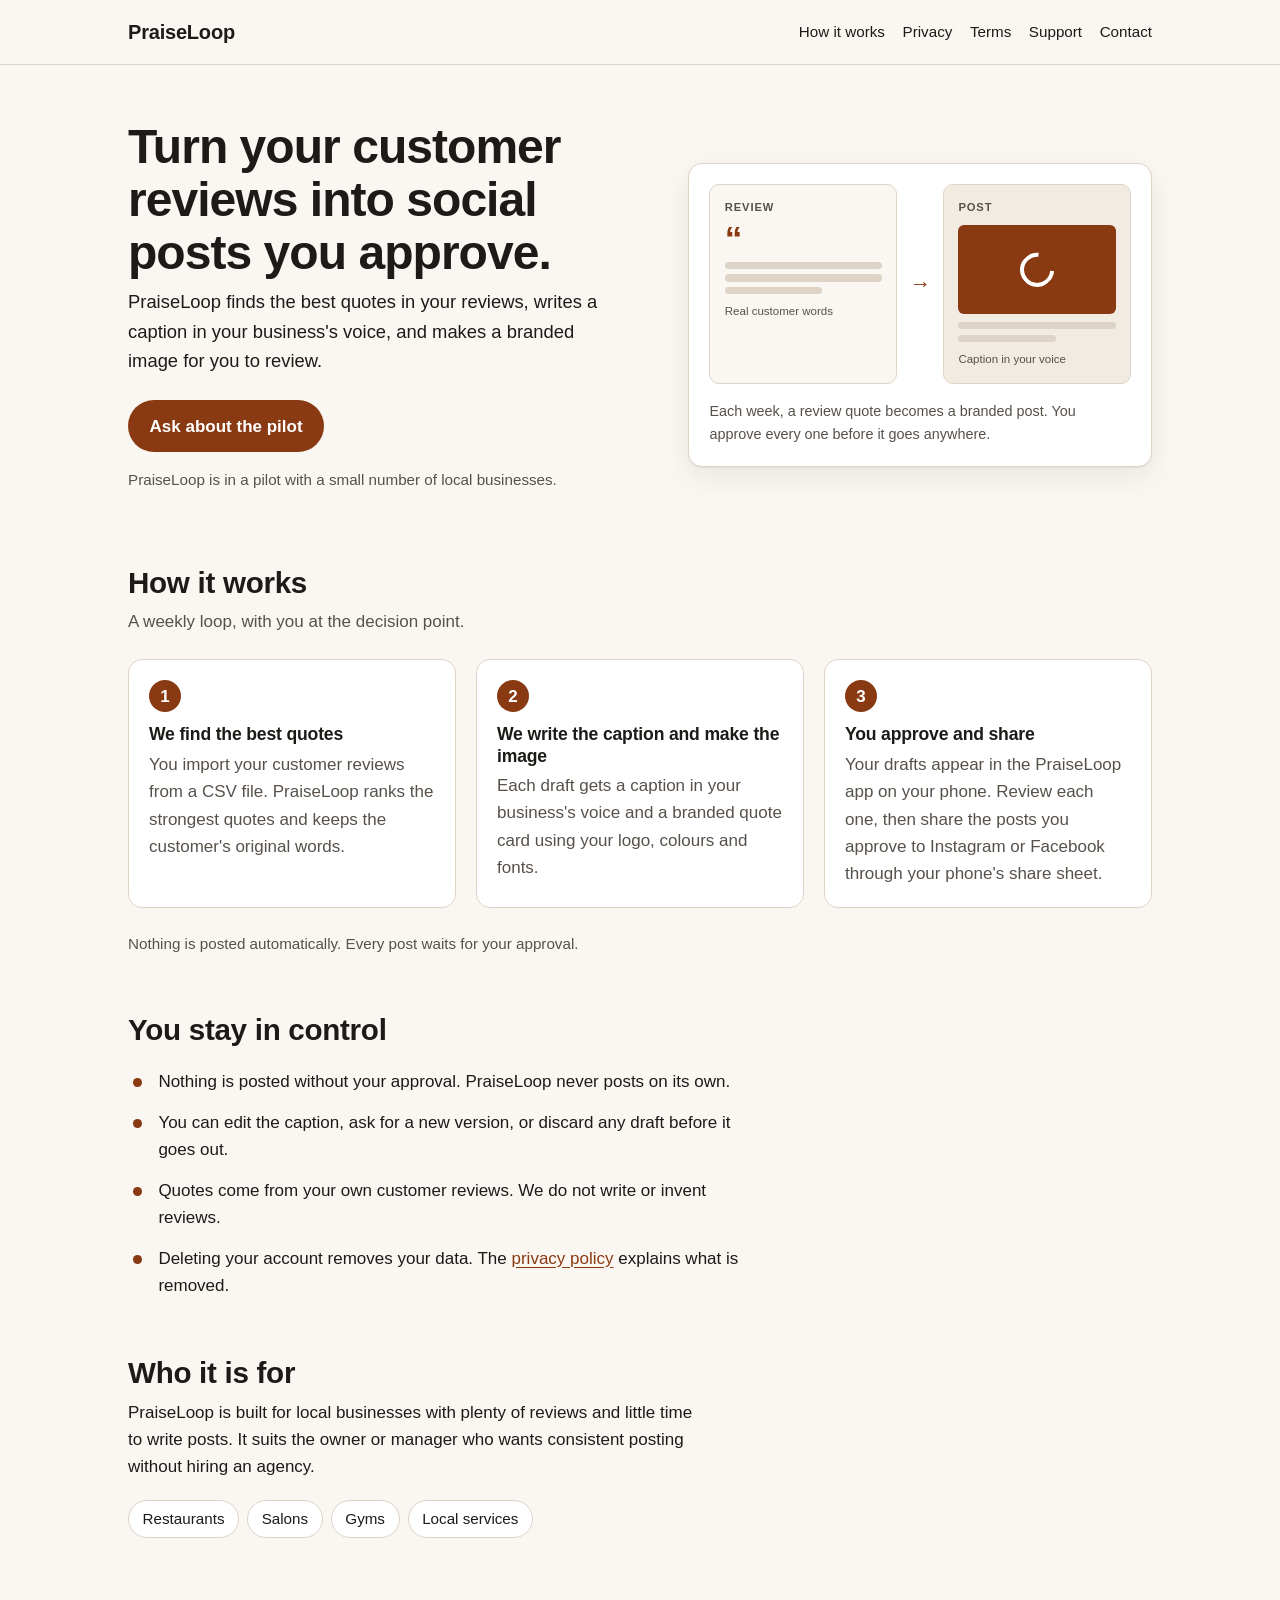
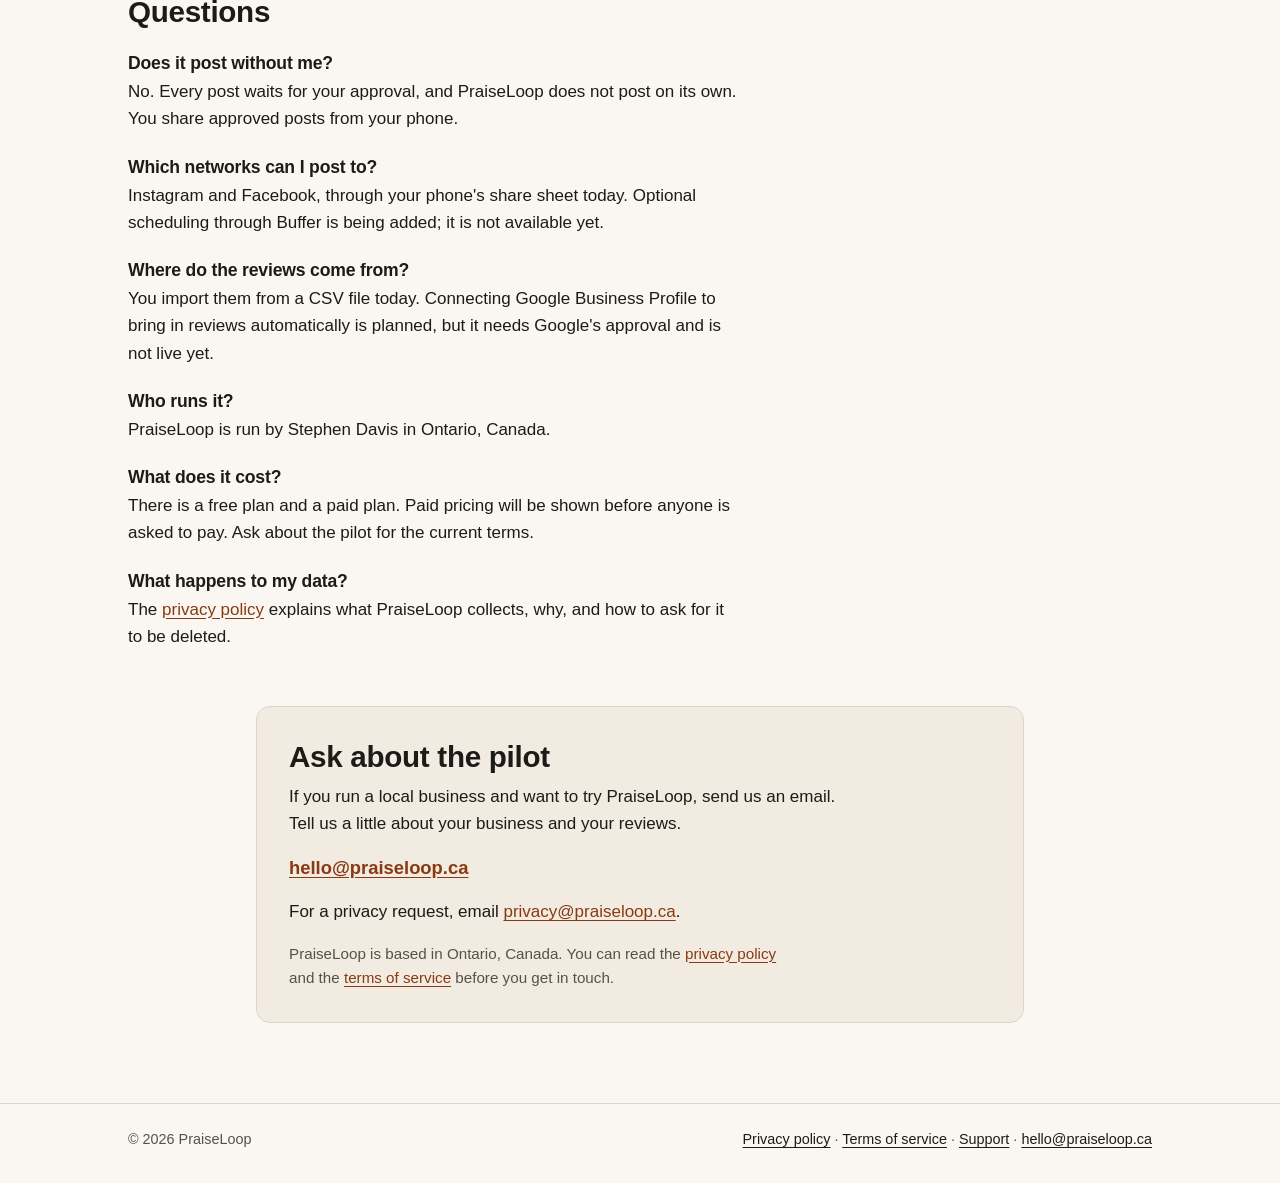
<file: index.html>
<!doctype html>
<html lang="en-CA">
<head>
  <meta charset="utf-8">
  <meta name="viewport" content="width=device-width, initial-scale=1">
  <title>Turn reviews into posts you approve | PraiseLoop</title>
  <meta name="description" content="PraiseLoop turns a local business's real customer reviews into branded social posts that the owner reviews and approves on their phone.">
  <link rel="canonical" href="https://praiseloop.ca/">
  <link rel="icon" href="/assets/favicon.svg" type="image/svg+xml">
  <link rel="stylesheet" href="/styles.css">
</head>
<body>
  <a class="skip-link" href="#main">Skip to content</a>
  <header class="site-header">
    <div class="container">
      <a class="site-name" href="/">PraiseLoop</a>
      <nav class="site-nav" aria-label="Main">
        <a href="/#how-it-works">How it works</a>
        <a href="/privacy/">Privacy</a>
        <a href="/terms/">Terms</a>
        <a href="/support/">Support</a>
        <a href="mailto:hello@praiseloop.ca">Contact</a>
      </nav>
    </div>
  </header>
  <main id="main" class="container">

    <section class="hero" aria-labelledby="hero-title">
      <div>
        <h1 id="hero-title">Turn your customer reviews into social posts you approve.</h1>
        <p class="lede">PraiseLoop finds the best quotes in your reviews, writes a caption in your business's voice, and makes a branded image for you to review.</p>
        <p class="cta-row"><a class="button" href="mailto:hello@praiseloop.ca?subject=PraiseLoop%20pilot">Ask about the pilot</a></p>
        <p class="note">PraiseLoop is in a pilot with a small number of local businesses.</p>
      </div>

      <figure class="flow">
        <div class="flow-pair" aria-hidden="true">
          <div class="flow-card flow-card--review">
            <p class="flow-label">Review</p>
            <p class="flow-quote">&ldquo;</p>
            <div class="flow-lines">
              <span></span>
              <span></span>
              <span class="short"></span>
            </div>
            <p class="flow-meta">Real customer words</p>
          </div>
          <div class="flow-arrow">&rarr;</div>
          <div class="flow-card flow-card--post">
            <p class="flow-label">Post</p>
            <div class="flow-image"><span class="flow-loop"></span></div>
            <div class="flow-lines">
              <span></span>
              <span class="short"></span>
            </div>
            <p class="flow-meta">Caption in your voice</p>
          </div>
        </div>
        <figcaption>Each week, a review quote becomes a branded post. You approve every one before it goes anywhere.</figcaption>
      </figure>
    </section>

    <section id="how-it-works" aria-labelledby="how-title">
      <h2 id="how-title">How it works</h2>
      <p class="section-lede">A weekly loop, with you at the decision point.</p>
      <ol class="steps">
        <li>
          <span class="step-number">1</span>
          <h3>We find the best quotes</h3>
          <p>You import your customer reviews from a CSV file. PraiseLoop ranks the strongest quotes and keeps the customer's original words.</p>
        </li>
        <li>
          <span class="step-number">2</span>
          <h3>We write the caption and make the image</h3>
          <p>Each draft gets a caption in your business's voice and a branded quote card using your logo, colours and fonts.</p>
        </li>
        <li>
          <span class="step-number">3</span>
          <h3>You approve and share</h3>
          <p>Your drafts appear in the PraiseLoop app on your phone. Review each one, then share the posts you approve to Instagram or Facebook through your phone's share sheet.</p>
        </li>
      </ol>
      <p class="note">Nothing is posted automatically. Every post waits for your approval.</p>
    </section>

    <section aria-labelledby="control-title">
      <h2 id="control-title">You stay in control</h2>
      <ul class="control-list">
        <li>Nothing is posted without your approval. PraiseLoop never posts on its own.</li>
        <li>You can edit the caption, ask for a new version, or discard any draft before it goes out.</li>
        <li>Quotes come from your own customer reviews. We do not write or invent reviews.</li>
        <li>Deleting your account removes your data. The <a href="/privacy/">privacy policy</a> explains what is removed.</li>
      </ul>
    </section>

    <section aria-labelledby="who-title">
      <h2 id="who-title">Who it is for</h2>
      <p>PraiseLoop is built for local businesses with plenty of reviews and little time to write posts. It suits the owner or manager who wants consistent posting without hiring an agency.</p>
      <ul class="audience">
        <li>Restaurants</li>
        <li>Salons</li>
        <li>Gyms</li>
        <li>Local services</li>
      </ul>
    </section>

    <section aria-labelledby="faq-title">
      <h2 id="faq-title">Questions</h2>
      <div class="faq">
        <div class="faq-item">
          <h3>Does it post without me?</h3>
          <p>No. Every post waits for your approval, and PraiseLoop does not post on its own. You share approved posts from your phone.</p>
        </div>
        <div class="faq-item">
          <h3>Which networks can I post to?</h3>
          <p>Instagram and Facebook, through your phone's share sheet today. Optional scheduling through Buffer is being added; it is not available yet.</p>
        </div>
        <div class="faq-item">
          <h3>Where do the reviews come from?</h3>
          <p>You import them from a CSV file today. Connecting Google Business Profile to bring in reviews automatically is planned, but it needs Google's approval and is not live yet.</p>
        </div>
        <div class="faq-item">
          <h3>Who runs it?</h3>
          <p>PraiseLoop is run by Stephen Davis in Ontario, Canada.</p>
        </div>
        <div class="faq-item">
          <h3>What does it cost?</h3>
          <p>There is a free plan and a paid plan. Paid pricing will be shown before anyone is asked to pay. Ask about the pilot for the current terms.</p>
        </div>
        <div class="faq-item">
          <h3>What happens to my data?</h3>
          <p>The <a href="/privacy/">privacy policy</a> explains what PraiseLoop collects, why, and how to ask for it to be deleted.</p>
        </div>
      </div>
    </section>

    <section class="contact" aria-labelledby="contact-title">
      <h2 id="contact-title">Ask about the pilot</h2>
      <p>If you run a local business and want to try PraiseLoop, send us an email. Tell us a little about your business and your reviews.</p>
      <p><a class="email-link" href="mailto:hello@praiseloop.ca?subject=PraiseLoop%20pilot">hello@praiseloop.ca</a></p>
      <p>For a privacy request, email <a href="mailto:privacy@praiseloop.ca">privacy@praiseloop.ca</a>.</p>
      <p class="note">PraiseLoop is based in Ontario, Canada. You can read the <a href="/privacy/">privacy policy</a> and the <a href="/terms/">terms of service</a> before you get in touch.</p>
    </section>

  </main>
  <footer class="site-footer">
    <div class="container">
      <p>&copy; 2026 PraiseLoop</p>
      <p><a href="/privacy/">Privacy policy</a> · <a href="/terms/">Terms of service</a> · <a href="/support/">Support</a> · <a href="mailto:hello@praiseloop.ca">hello@praiseloop.ca</a></p>
    </div>
  </footer>
</body>
</html>
</file>
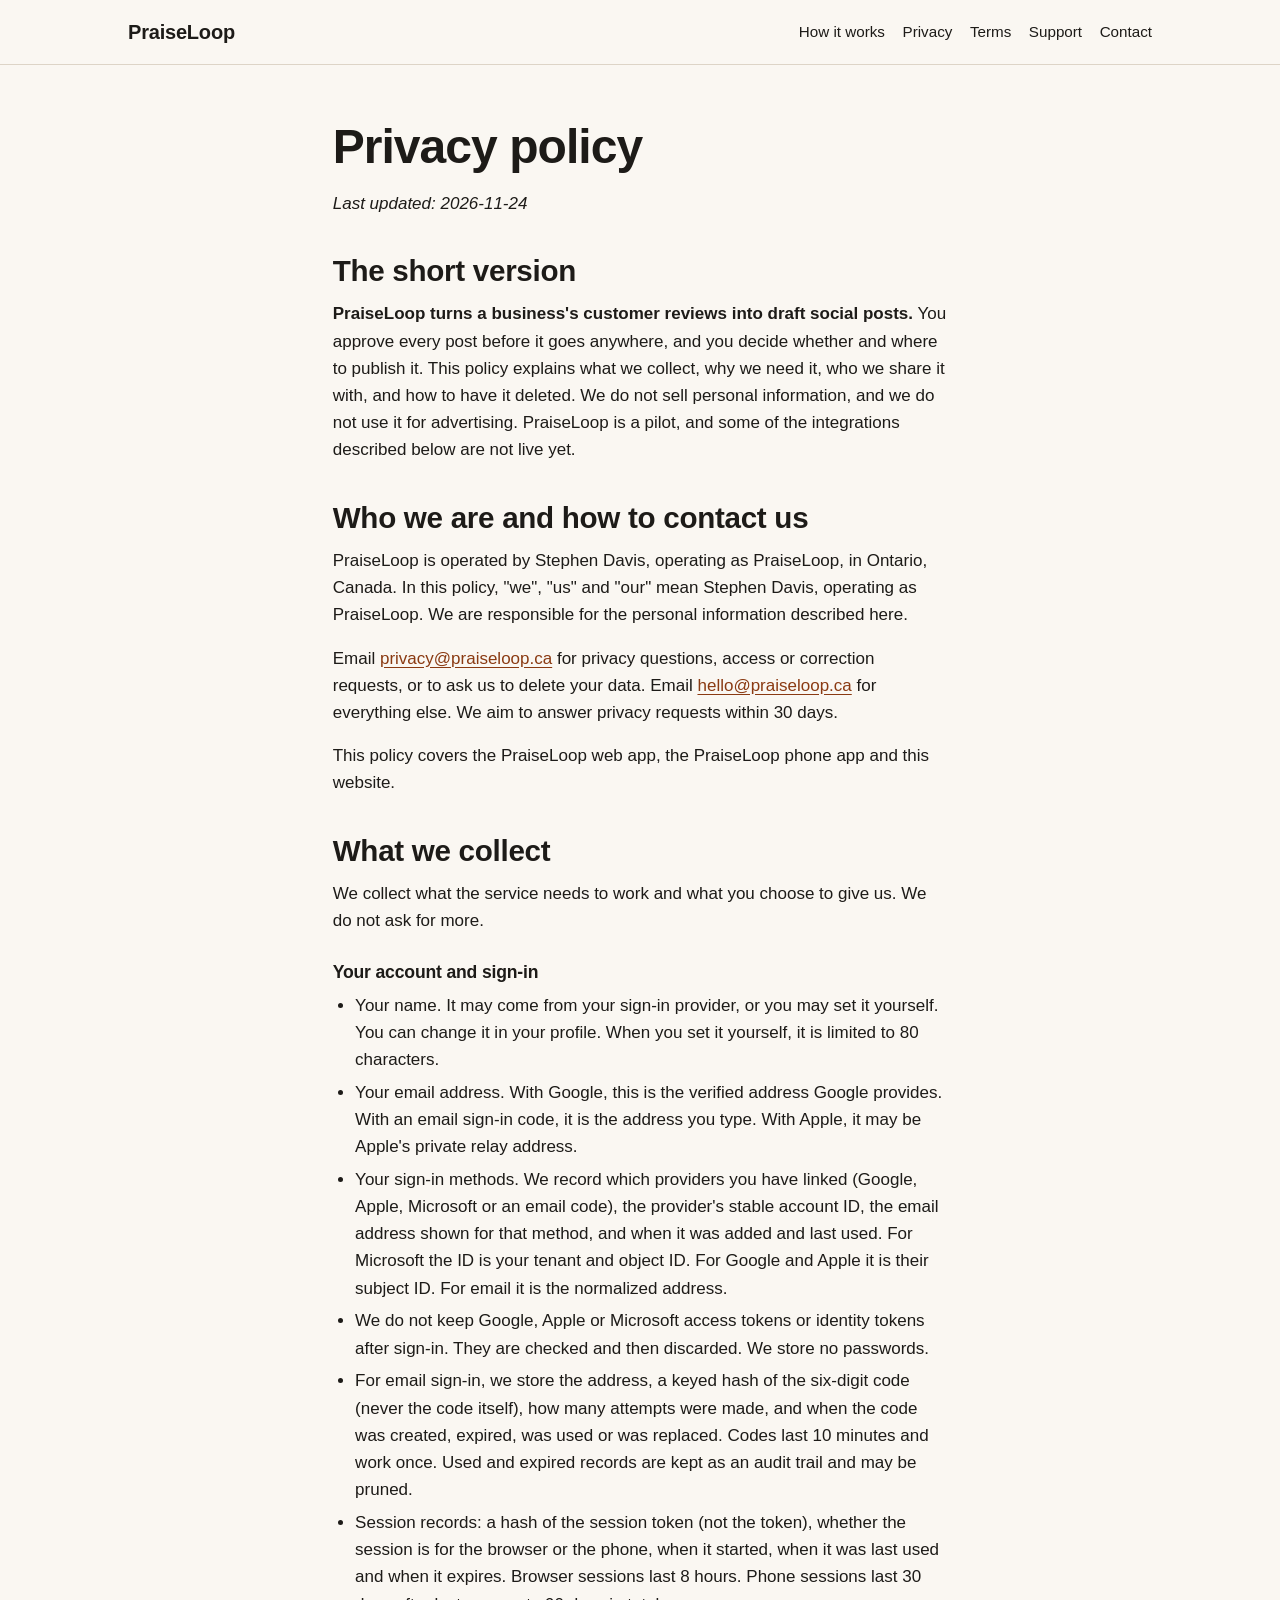
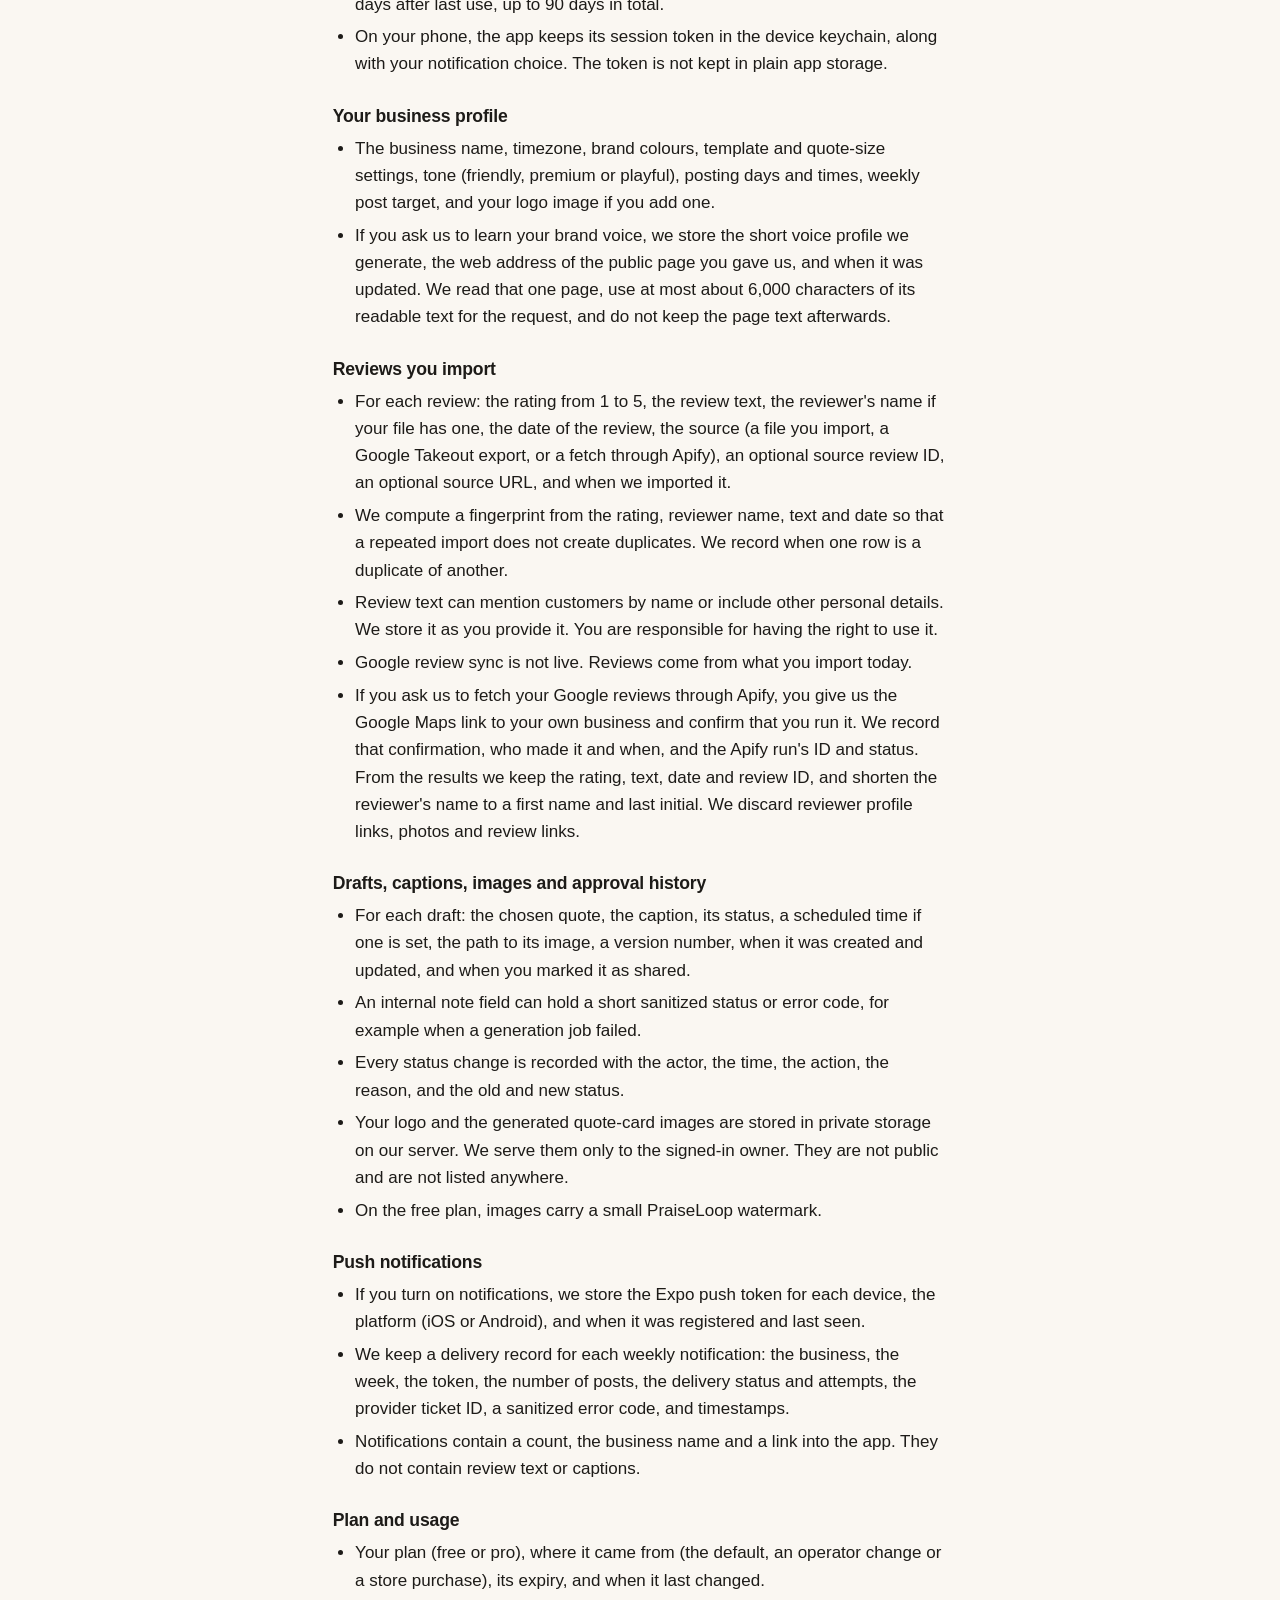
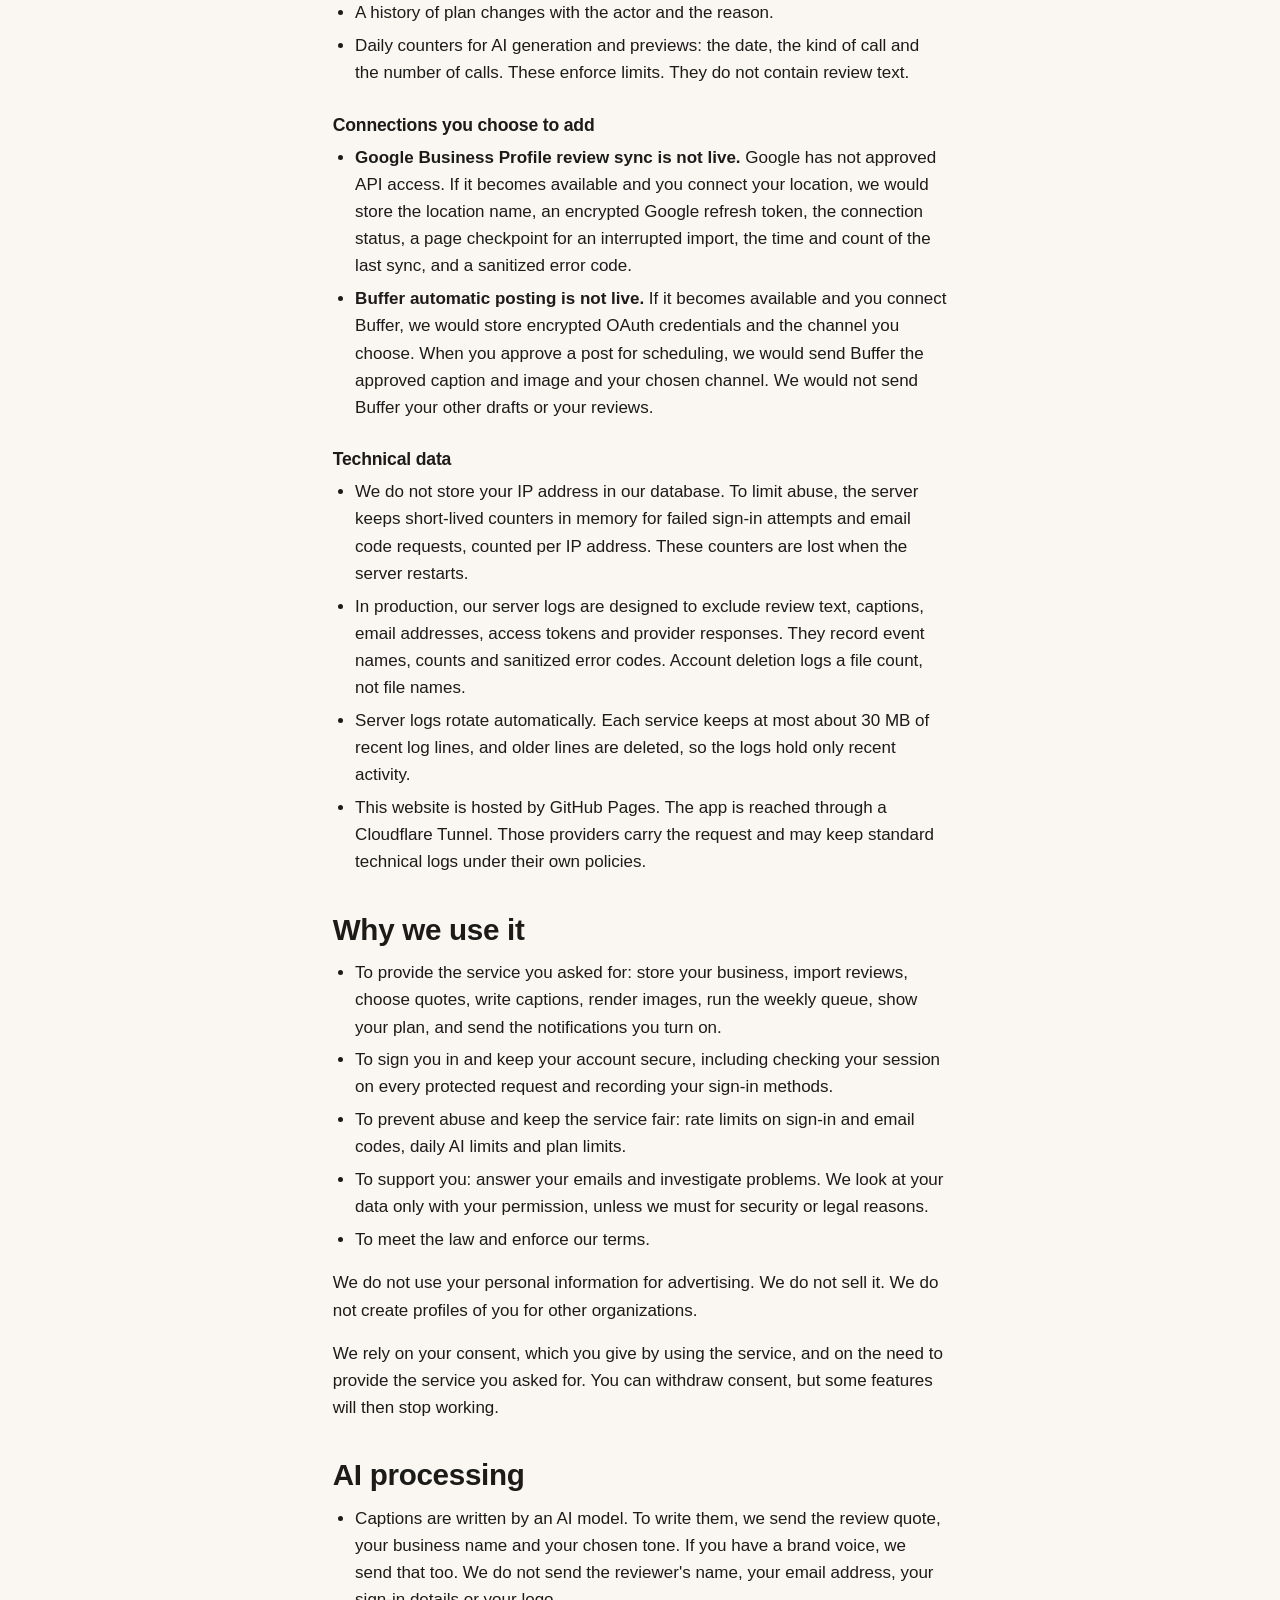
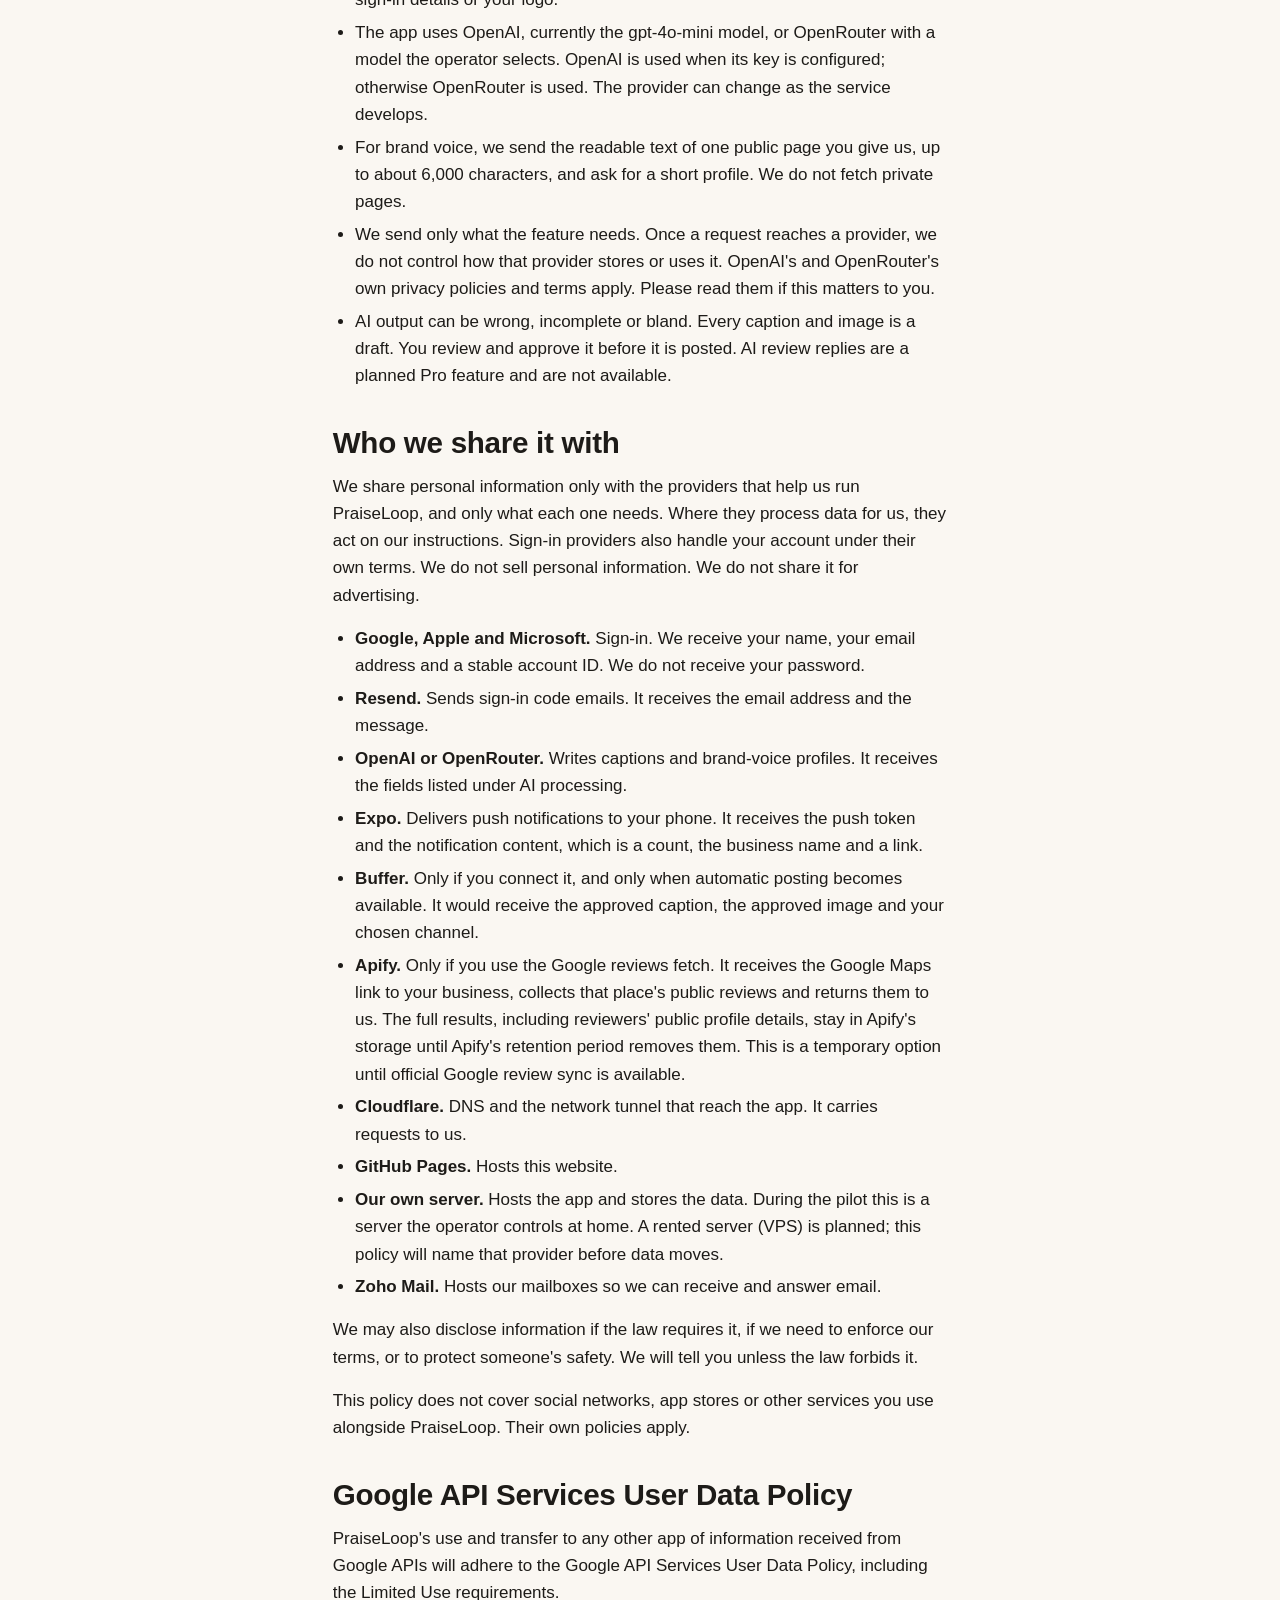
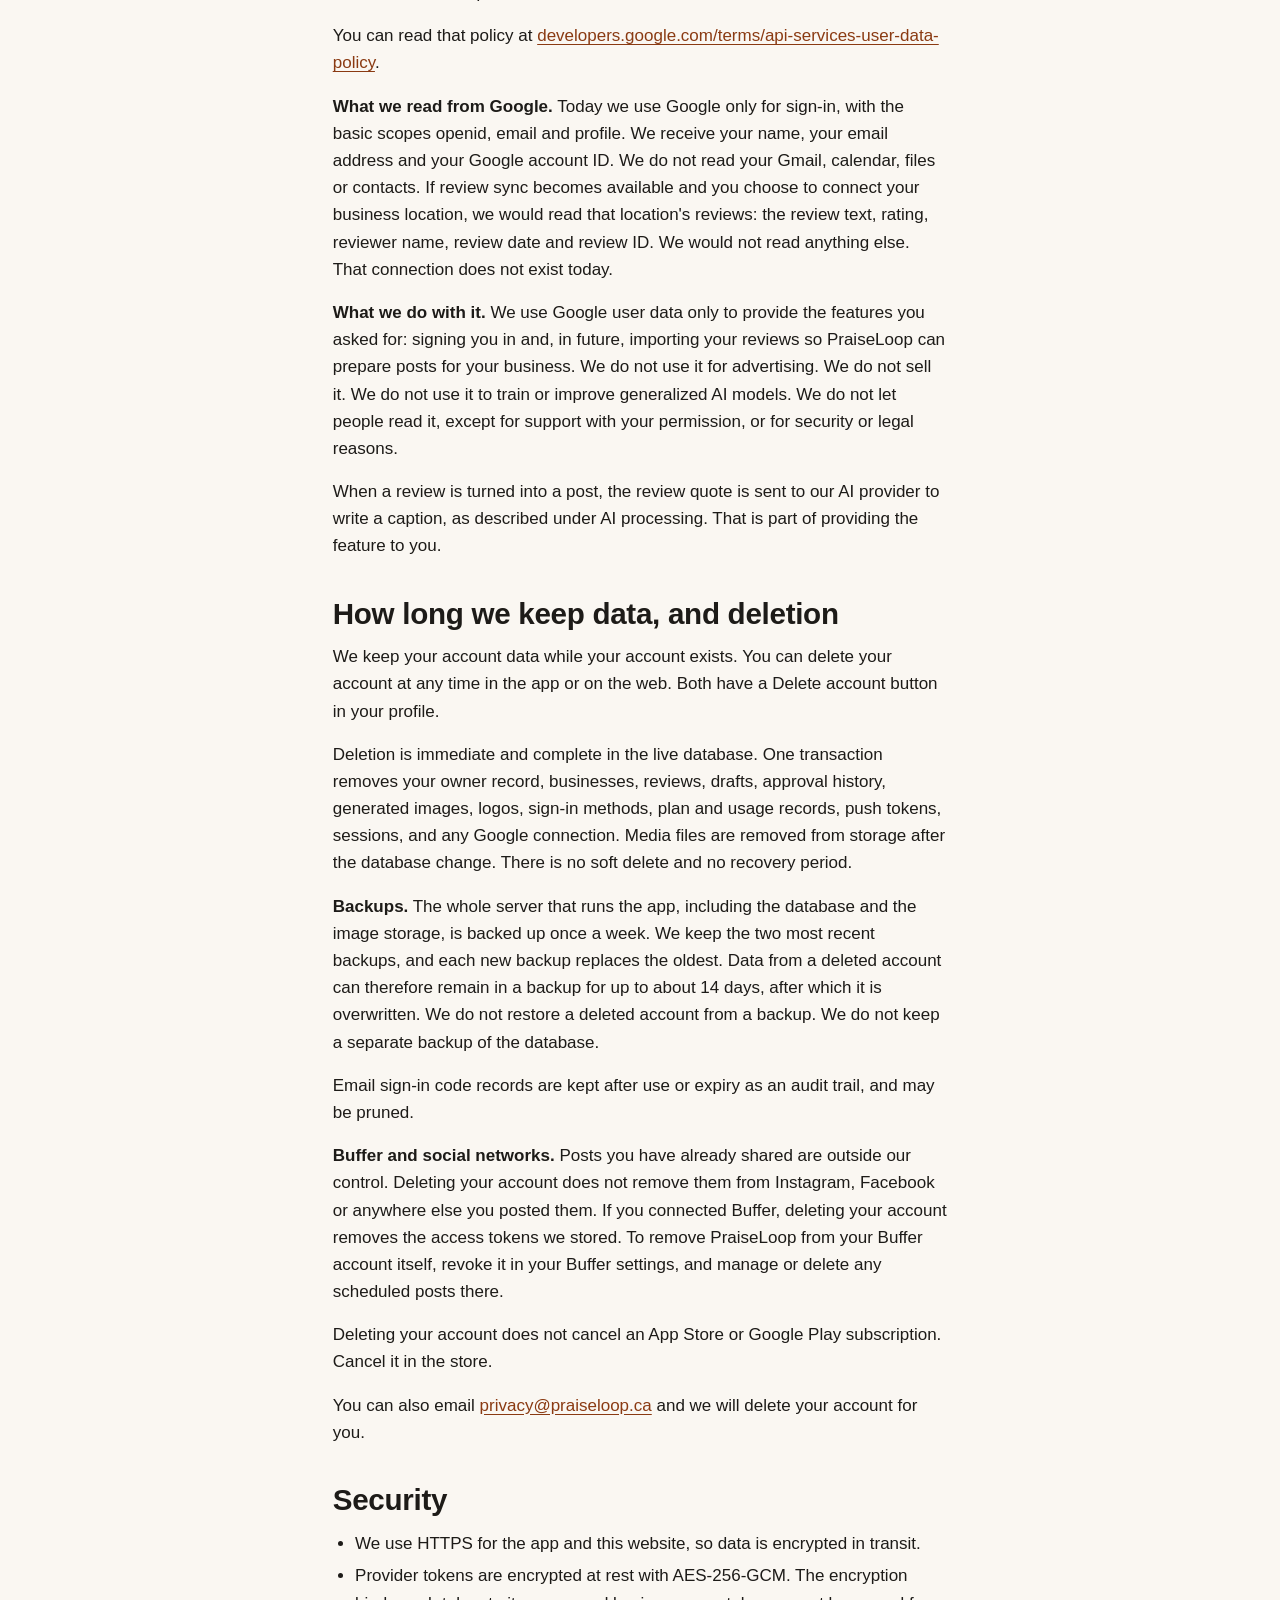
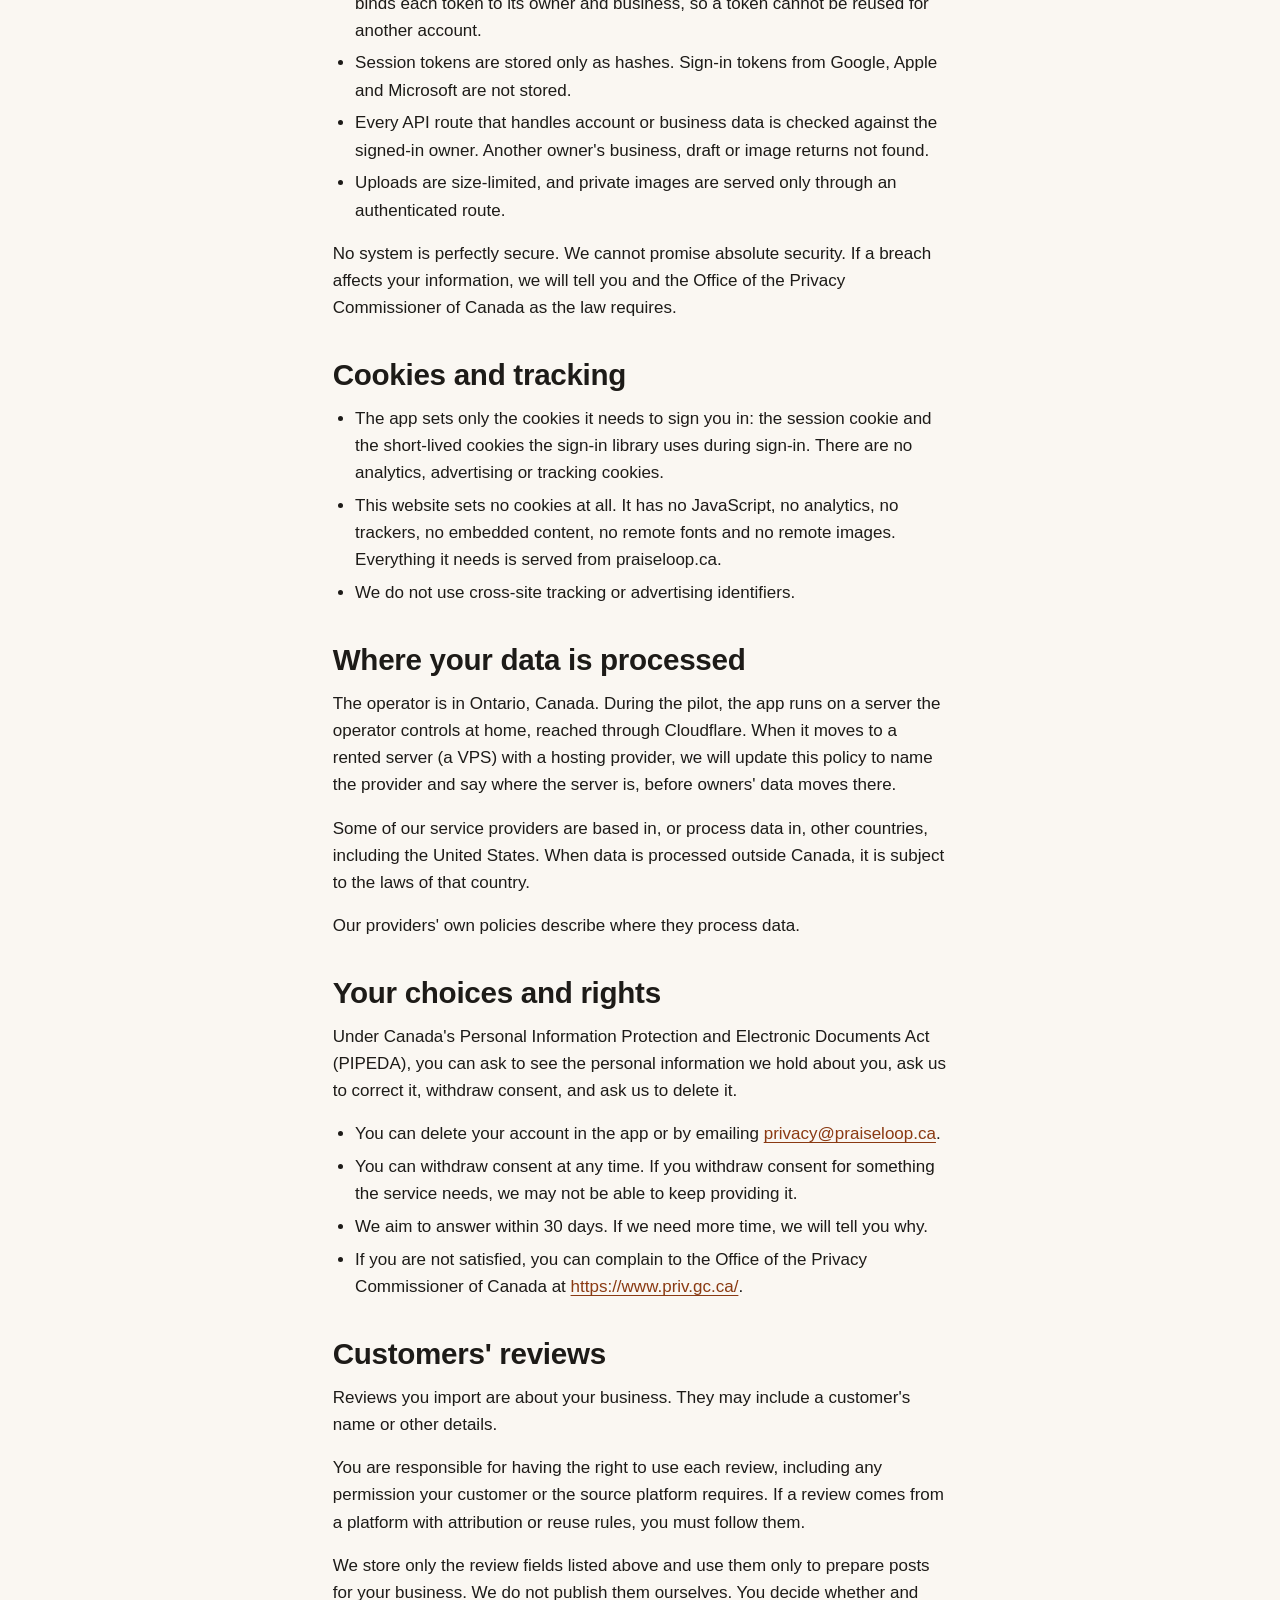
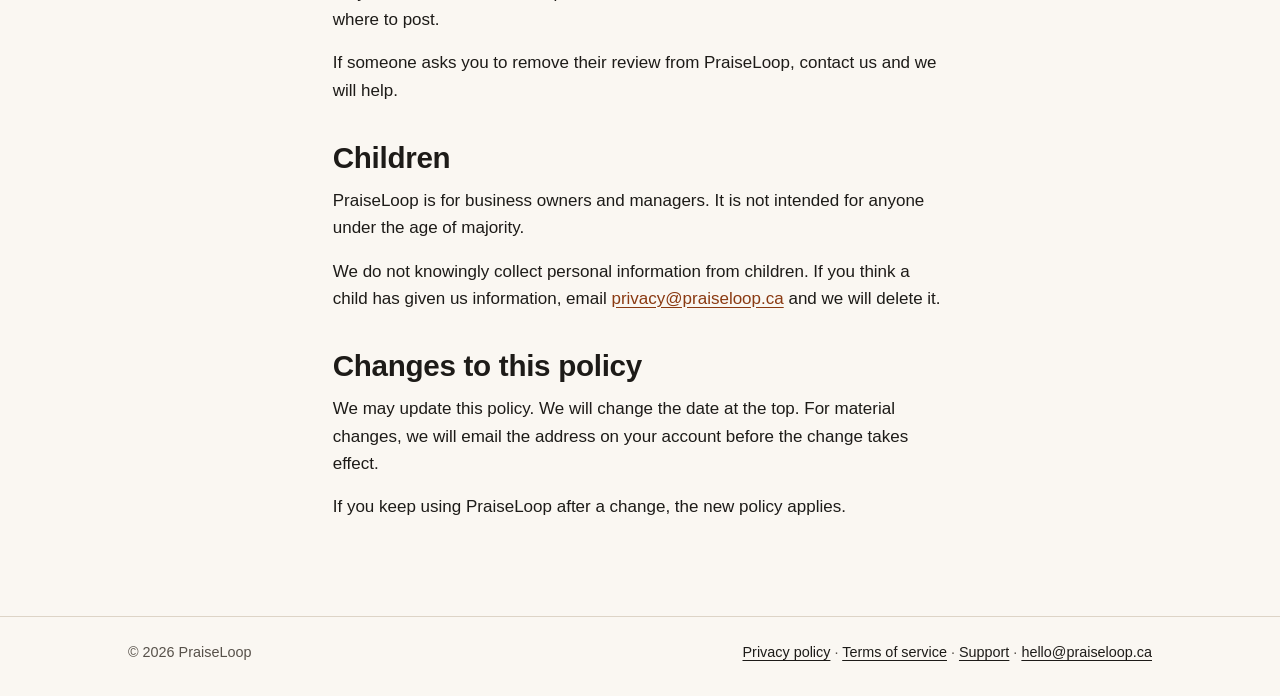
<file: privacy/index.html>
<!doctype html>
<html lang="en-CA">
<head>
  <meta charset="utf-8">
  <meta name="viewport" content="width=device-width, initial-scale=1">
  <title>Privacy policy | PraiseLoop</title>
  <meta name="description" content="What PraiseLoop collects, why, who we share it with, how long we keep it, and how to delete your account.">
  <link rel="canonical" href="https://praiseloop.ca/privacy/">
  <link rel="icon" href="/assets/favicon.svg" type="image/svg+xml">
  <link rel="stylesheet" href="/styles.css">
</head>
<body>
  <a class="skip-link" href="#main">Skip to content</a>
  <header class="site-header">
    <div class="container">
      <a class="site-name" href="/">PraiseLoop</a>
      <nav class="site-nav" aria-label="Main">
        <a href="/#how-it-works">How it works</a>
        <a href="/privacy/">Privacy</a>
        <a href="/terms/">Terms</a>
        <a href="/support/">Support</a>
        <a href="mailto:hello@praiseloop.ca">Contact</a>
      </nav>
    </div>
  </header>
  <main id="main" class="container">
    <article class="prose">
      <h1>Privacy policy</h1>
      <p><em>Last updated: 2026-11-24</em></p>

      <h2>The short version</h2>
      <p><strong>PraiseLoop turns a business's customer reviews into draft social posts.</strong> You approve every post before it goes anywhere, and you decide whether and where to publish it. This policy explains what we collect, why we need it, who we share it with, and how to have it deleted. We do not sell personal information, and we do not use it for advertising. PraiseLoop is a pilot, and some of the integrations described below are not live yet.</p>

      <h2>Who we are and how to contact us</h2>
      <p>PraiseLoop is operated by Stephen Davis, operating as PraiseLoop, in Ontario, Canada. In this policy, "we", "us" and "our" mean Stephen Davis, operating as PraiseLoop. We are responsible for the personal information described here.</p>
      <p>Email <a href="mailto:privacy@praiseloop.ca">privacy@praiseloop.ca</a> for privacy questions, access or correction requests, or to ask us to delete your data. Email <a href="mailto:hello@praiseloop.ca">hello@praiseloop.ca</a> for everything else. We aim to answer privacy requests within 30 days.</p>
      <p>This policy covers the PraiseLoop web app, the PraiseLoop phone app and this website.</p>

      <h2>What we collect</h2>
      <p>We collect what the service needs to work and what you choose to give us. We do not ask for more.</p>

      <h3>Your account and sign-in</h3>
      <ul>
        <li>Your name. It may come from your sign-in provider, or you may set it yourself. You can change it in your profile. When you set it yourself, it is limited to 80 characters.</li>
        <li>Your email address. With Google, this is the verified address Google provides. With an email sign-in code, it is the address you type. With Apple, it may be Apple's private relay address.</li>
        <li>Your sign-in methods. We record which providers you have linked (Google, Apple, Microsoft or an email code), the provider's stable account ID, the email address shown for that method, and when it was added and last used. For Microsoft the ID is your tenant and object ID. For Google and Apple it is their subject ID. For email it is the normalized address.</li>
        <li>We do not keep Google, Apple or Microsoft access tokens or identity tokens after sign-in. They are checked and then discarded. We store no passwords.</li>
        <li>For email sign-in, we store the address, a keyed hash of the six-digit code (never the code itself), how many attempts were made, and when the code was created, expired, was used or was replaced. Codes last 10 minutes and work once. Used and expired records are kept as an audit trail and may be pruned.</li>
        <li>Session records: a hash of the session token (not the token), whether the session is for the browser or the phone, when it started, when it was last used and when it expires. Browser sessions last 8 hours. Phone sessions last 30 days after last use, up to 90 days in total.</li>
        <li>On your phone, the app keeps its session token in the device keychain, along with your notification choice. The token is not kept in plain app storage.</li>
      </ul>

      <h3>Your business profile</h3>
      <ul>
        <li>The business name, timezone, brand colours, template and quote-size settings, tone (friendly, premium or playful), posting days and times, weekly post target, and your logo image if you add one.</li>
        <li>If you ask us to learn your brand voice, we store the short voice profile we generate, the web address of the public page you gave us, and when it was updated. We read that one page, use at most about 6,000 characters of its readable text for the request, and do not keep the page text afterwards.</li>
      </ul>

      <h3>Reviews you import</h3>
      <ul>
        <li>For each review: the rating from 1 to 5, the review text, the reviewer's name if your file has one, the date of the review, the source (a file you import, a Google Takeout export, or a fetch through Apify), an optional source review ID, an optional source URL, and when we imported it.</li>
        <li>We compute a fingerprint from the rating, reviewer name, text and date so that a repeated import does not create duplicates. We record when one row is a duplicate of another.</li>
        <li>Review text can mention customers by name or include other personal details. We store it as you provide it. You are responsible for having the right to use it.</li>
        <li>Google review sync is not live. Reviews come from what you import today.</li>
        <li>If you ask us to fetch your Google reviews through Apify, you give us the Google Maps link to your own business and confirm that you run it. We record that confirmation, who made it and when, and the Apify run's ID and status. From the results we keep the rating, text, date and review ID, and shorten the reviewer's name to a first name and last initial. We discard reviewer profile links, photos and review links.</li>
      </ul>

      <h3>Drafts, captions, images and approval history</h3>
      <ul>
        <li>For each draft: the chosen quote, the caption, its status, a scheduled time if one is set, the path to its image, a version number, when it was created and updated, and when you marked it as shared.</li>
        <li>An internal note field can hold a short sanitized status or error code, for example when a generation job failed.</li>
        <li>Every status change is recorded with the actor, the time, the action, the reason, and the old and new status.</li>
        <li>Your logo and the generated quote-card images are stored in private storage on our server. We serve them only to the signed-in owner. They are not public and are not listed anywhere.</li>
        <li>On the free plan, images carry a small PraiseLoop watermark.</li>
      </ul>

      <h3>Push notifications</h3>
      <ul>
        <li>If you turn on notifications, we store the Expo push token for each device, the platform (iOS or Android), and when it was registered and last seen.</li>
        <li>We keep a delivery record for each weekly notification: the business, the week, the token, the number of posts, the delivery status and attempts, the provider ticket ID, a sanitized error code, and timestamps.</li>
        <li>Notifications contain a count, the business name and a link into the app. They do not contain review text or captions.</li>
      </ul>

      <h3>Plan and usage</h3>
      <ul>
        <li>Your plan (free or pro), where it came from (the default, an operator change or a store purchase), its expiry, and when it last changed.</li>
        <li>A history of plan changes with the actor and the reason.</li>
        <li>Daily counters for AI generation and previews: the date, the kind of call and the number of calls. These enforce limits. They do not contain review text.</li>
      </ul>

      <h3>Connections you choose to add</h3>
      <ul>
        <li><strong>Google Business Profile review sync is not live.</strong> Google has not approved API access. If it becomes available and you connect your location, we would store the location name, an encrypted Google refresh token, the connection status, a page checkpoint for an interrupted import, the time and count of the last sync, and a sanitized error code.</li>
        <li><strong>Buffer automatic posting is not live.</strong> If it becomes available and you connect Buffer, we would store encrypted OAuth credentials and the channel you choose. When you approve a post for scheduling, we would send Buffer the approved caption and image and your chosen channel. We would not send Buffer your other drafts or your reviews.</li>
      </ul>

      <h3>Technical data</h3>
      <ul>
        <li>We do not store your IP address in our database. To limit abuse, the server keeps short-lived counters in memory for failed sign-in attempts and email code requests, counted per IP address. These counters are lost when the server restarts.</li>
        <li>In production, our server logs are designed to exclude review text, captions, email addresses, access tokens and provider responses. They record event names, counts and sanitized error codes. Account deletion logs a file count, not file names.</li>
        <li>Server logs rotate automatically. Each service keeps at most about 30 MB of recent log lines, and older lines are deleted, so the logs hold only recent activity.</li>
        <li>This website is hosted by GitHub Pages. The app is reached through a Cloudflare Tunnel. Those providers carry the request and may keep standard technical logs under their own policies.</li>
      </ul>

      <h2>Why we use it</h2>
      <ul>
        <li>To provide the service you asked for: store your business, import reviews, choose quotes, write captions, render images, run the weekly queue, show your plan, and send the notifications you turn on.</li>
        <li>To sign you in and keep your account secure, including checking your session on every protected request and recording your sign-in methods.</li>
        <li>To prevent abuse and keep the service fair: rate limits on sign-in and email codes, daily AI limits and plan limits.</li>
        <li>To support you: answer your emails and investigate problems. We look at your data only with your permission, unless we must for security or legal reasons.</li>
        <li>To meet the law and enforce our terms.</li>
      </ul>
      <p>We do not use your personal information for advertising. We do not sell it. We do not create profiles of you for other organizations.</p>
      <p>We rely on your consent, which you give by using the service, and on the need to provide the service you asked for. You can withdraw consent, but some features will then stop working.</p>

      <h2>AI processing</h2>
      <ul>
        <li>Captions are written by an AI model. To write them, we send the review quote, your business name and your chosen tone. If you have a brand voice, we send that too. We do not send the reviewer's name, your email address, your sign-in details or your logo.</li>
        <li>The app uses OpenAI, currently the gpt-4o-mini model, or OpenRouter with a model the operator selects. OpenAI is used when its key is configured; otherwise OpenRouter is used. The provider can change as the service develops.</li>
        <li>For brand voice, we send the readable text of one public page you give us, up to about 6,000 characters, and ask for a short profile. We do not fetch private pages.</li>
        <li>We send only what the feature needs. Once a request reaches a provider, we do not control how that provider stores or uses it. OpenAI's and OpenRouter's own privacy policies and terms apply. Please read them if this matters to you.</li>
        <li>AI output can be wrong, incomplete or bland. Every caption and image is a draft. You review and approve it before it is posted. AI review replies are a planned Pro feature and are not available.</li>
      </ul>

      <h2>Who we share it with</h2>
      <p>We share personal information only with the providers that help us run PraiseLoop, and only what each one needs. Where they process data for us, they act on our instructions. Sign-in providers also handle your account under their own terms. We do not sell personal information. We do not share it for advertising.</p>
      <ul>
        <li><strong>Google, Apple and Microsoft.</strong> Sign-in. We receive your name, your email address and a stable account ID. We do not receive your password.</li>
        <li><strong>Resend.</strong> Sends sign-in code emails. It receives the email address and the message.</li>
        <li><strong>OpenAI or OpenRouter.</strong> Writes captions and brand-voice profiles. It receives the fields listed under AI processing.</li>
        <li><strong>Expo.</strong> Delivers push notifications to your phone. It receives the push token and the notification content, which is a count, the business name and a link.</li>
        <li><strong>Buffer.</strong> Only if you connect it, and only when automatic posting becomes available. It would receive the approved caption, the approved image and your chosen channel.</li>
        <li><strong>Apify.</strong> Only if you use the Google reviews fetch. It receives the Google Maps link to your business, collects that place's public reviews and returns them to us. The full results, including reviewers' public profile details, stay in Apify's storage until Apify's retention period removes them. This is a temporary option until official Google review sync is available.</li>
        <li><strong>Cloudflare.</strong> DNS and the network tunnel that reach the app. It carries requests to us.</li>
        <li><strong>GitHub Pages.</strong> Hosts this website.</li>
        <li><strong>Our own server.</strong> Hosts the app and stores the data. During the pilot this is a server the operator controls at home. A rented server (VPS) is planned; this policy will name that provider before data moves.</li>
        <li><strong>Zoho Mail.</strong> Hosts our mailboxes so we can receive and answer email.</li>
      </ul>
      <p>We may also disclose information if the law requires it, if we need to enforce our terms, or to protect someone's safety. We will tell you unless the law forbids it.</p>
      <p>This policy does not cover social networks, app stores or other services you use alongside PraiseLoop. Their own policies apply.</p>

      <h2>Google API Services User Data Policy</h2>
      <p>PraiseLoop's use and transfer to any other app of information received from Google APIs will adhere to the Google API Services User Data Policy, including the Limited Use requirements.</p>
      <p>You can read that policy at <a href="https://developers.google.com/terms/api-services-user-data-policy">developers.google.com/terms/api-services-user-data-policy</a>.</p>
      <p><strong>What we read from Google.</strong> Today we use Google only for sign-in, with the basic scopes openid, email and profile. We receive your name, your email address and your Google account ID. We do not read your Gmail, calendar, files or contacts. If review sync becomes available and you choose to connect your business location, we would read that location's reviews: the review text, rating, reviewer name, review date and review ID. We would not read anything else. That connection does not exist today.</p>
      <p><strong>What we do with it.</strong> We use Google user data only to provide the features you asked for: signing you in and, in future, importing your reviews so PraiseLoop can prepare posts for your business. We do not use it for advertising. We do not sell it. We do not use it to train or improve generalized AI models. We do not let people read it, except for support with your permission, or for security or legal reasons.</p>
      <p>When a review is turned into a post, the review quote is sent to our AI provider to write a caption, as described under AI processing. That is part of providing the feature to you.</p>
      <!-- TODO(owner): before Google review sync goes live, confirm with Google that using review text to generate social captions is permitted, and record the answer. -->

      <h2>How long we keep data, and deletion</h2>
      <p>We keep your account data while your account exists. You can delete your account at any time in the app or on the web. Both have a Delete account button in your profile.</p>
      <p>Deletion is immediate and complete in the live database. One transaction removes your owner record, businesses, reviews, drafts, approval history, generated images, logos, sign-in methods, plan and usage records, push tokens, sessions, and any Google connection. Media files are removed from storage after the database change. There is no soft delete and no recovery period.</p>
      <p><strong>Backups.</strong> The whole server that runs the app, including the database and the image storage, is backed up once a week. We keep the two most recent backups, and each new backup replaces the oldest. Data from a deleted account can therefore remain in a backup for up to about 14 days, after which it is overwritten. We do not restore a deleted account from a backup. We do not keep a separate backup of the database.</p>
      <p>Email sign-in code records are kept after use or expiry as an audit trail, and may be pruned.</p>
      <p><strong>Buffer and social networks.</strong> Posts you have already shared are outside our control. Deleting your account does not remove them from Instagram, Facebook or anywhere else you posted them. If you connected Buffer, deleting your account removes the access tokens we stored. To remove PraiseLoop from your Buffer account itself, revoke it in your Buffer settings, and manage or delete any scheduled posts there.</p>
      <p>Deleting your account does not cancel an App Store or Google Play subscription. Cancel it in the store.</p>
      <p>You can also email <a href="mailto:privacy@praiseloop.ca">privacy@praiseloop.ca</a> and we will delete your account for you.</p>

      <h2>Security</h2>
      <ul>
        <li>We use HTTPS for the app and this website, so data is encrypted in transit.</li>
        <li>Provider tokens are encrypted at rest with AES-256-GCM. The encryption binds each token to its owner and business, so a token cannot be reused for another account.</li>
        <li>Session tokens are stored only as hashes. Sign-in tokens from Google, Apple and Microsoft are not stored.</li>
        <li>Every API route that handles account or business data is checked against the signed-in owner. Another owner's business, draft or image returns not found.</li>
        <li>Uploads are size-limited, and private images are served only through an authenticated route.</li>
      </ul>
      <p>No system is perfectly secure. We cannot promise absolute security. If a breach affects your information, we will tell you and the Office of the Privacy Commissioner of Canada as the law requires.</p>

      <h2>Cookies and tracking</h2>
      <ul>
        <li>The app sets only the cookies it needs to sign you in: the session cookie and the short-lived cookies the sign-in library uses during sign-in. There are no analytics, advertising or tracking cookies.</li>
        <li>This website sets no cookies at all. It has no JavaScript, no analytics, no trackers, no embedded content, no remote fonts and no remote images. Everything it needs is served from praiseloop.ca.</li>
        <li>We do not use cross-site tracking or advertising identifiers.</li>
      </ul>

      <h2>Where your data is processed</h2>
      <p>The operator is in Ontario, Canada. During the pilot, the app runs on a server the operator controls at home, reached through Cloudflare. When it moves to a rented server (a VPS) with a hosting provider, we will update this policy to name the provider and say where the server is, before owners' data moves there.</p>
      <p>Some of our service providers are based in, or process data in, other countries, including the United States. When data is processed outside Canada, it is subject to the laws of that country.</p>
      <p>Our providers' own policies describe where they process data.</p>

      <h2>Your choices and rights</h2>
      <p>Under Canada's Personal Information Protection and Electronic Documents Act (PIPEDA), you can ask to see the personal information we hold about you, ask us to correct it, withdraw consent, and ask us to delete it.</p>
      <ul>
        <li>You can delete your account in the app or by emailing <a href="mailto:privacy@praiseloop.ca">privacy@praiseloop.ca</a>.</li>
        <li>You can withdraw consent at any time. If you withdraw consent for something the service needs, we may not be able to keep providing it.</li>
        <li>We aim to answer within 30 days. If we need more time, we will tell you why.</li>
        <li>If you are not satisfied, you can complain to the Office of the Privacy Commissioner of Canada at <a href="https://www.priv.gc.ca/">https://www.priv.gc.ca/</a>.</li>
      </ul>

      <h2>Customers' reviews</h2>
      <p>Reviews you import are about your business. They may include a customer's name or other details.</p>
      <p>You are responsible for having the right to use each review, including any permission your customer or the source platform requires. If a review comes from a platform with attribution or reuse rules, you must follow them.</p>
      <p>We store only the review fields listed above and use them only to prepare posts for your business. We do not publish them ourselves. You decide whether and where to post.</p>
      <p>If someone asks you to remove their review from PraiseLoop, contact us and we will help.</p>

      <h2>Children</h2>
      <p>PraiseLoop is for business owners and managers. It is not intended for anyone under the age of majority.</p>
      <p>We do not knowingly collect personal information from children. If you think a child has given us information, email <a href="mailto:privacy@praiseloop.ca">privacy@praiseloop.ca</a> and we will delete it.</p>

      <h2>Changes to this policy</h2>
      <p>We may update this policy. We will change the date at the top. For material changes, we will email the address on your account before the change takes effect.</p>
      <p>If you keep using PraiseLoop after a change, the new policy applies.</p>
    </article>
  </main>
  <footer class="site-footer">
    <div class="container">
      <p>&copy; 2026 PraiseLoop</p>
      <p><a href="/privacy/">Privacy policy</a> · <a href="/terms/">Terms of service</a> · <a href="/support/">Support</a> · <a href="mailto:hello@praiseloop.ca">hello@praiseloop.ca</a></p>
    </div>
  </footer>
</body>
</html>
</file>
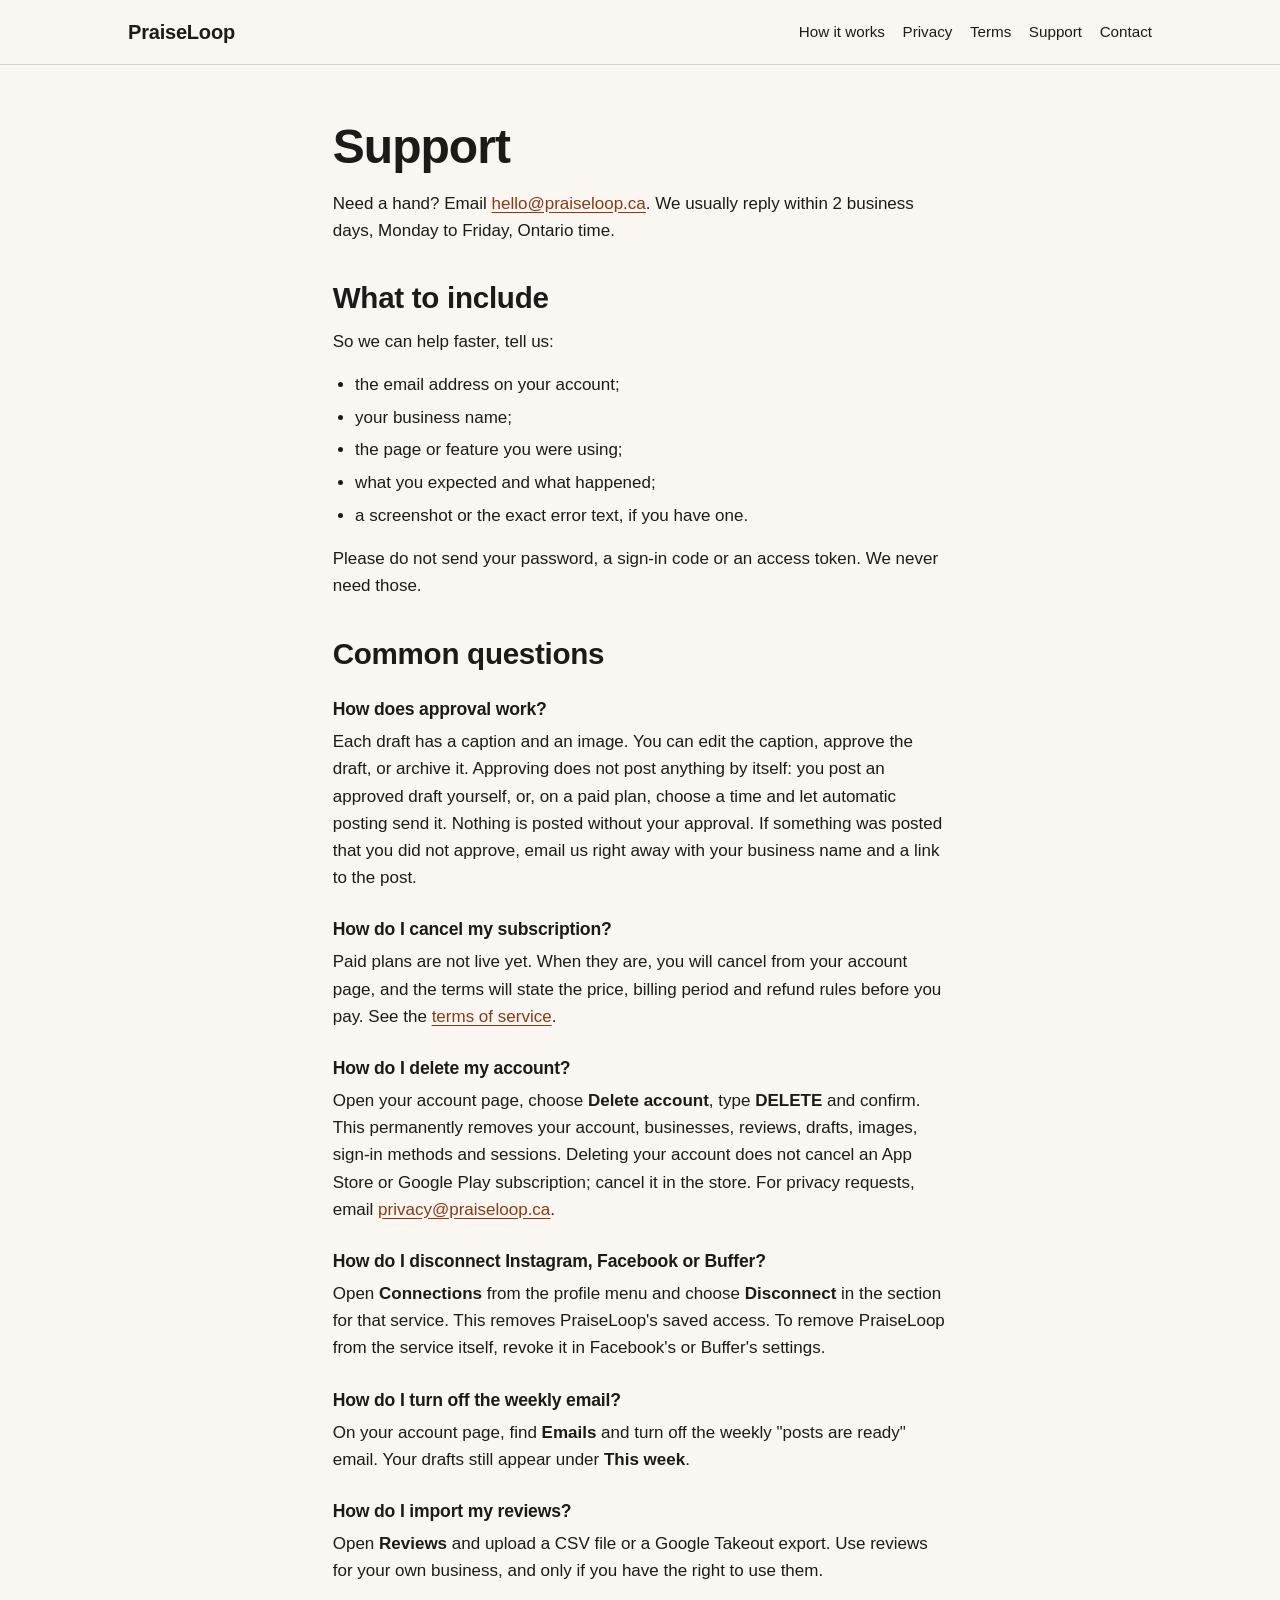
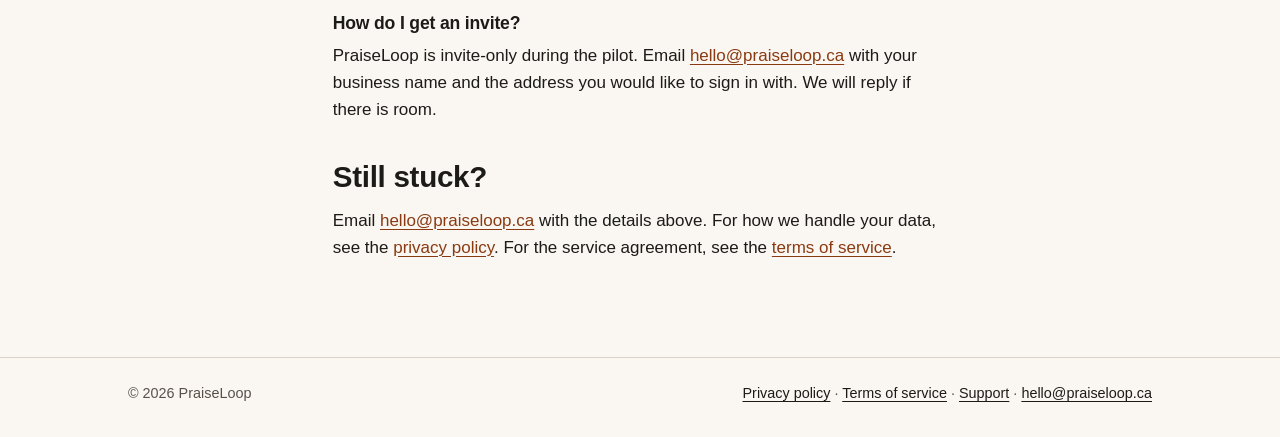
<file: support/index.html>
<!doctype html>
<html lang="en-CA">
<head>
  <meta charset="utf-8">
  <meta name="viewport" content="width=device-width, initial-scale=1">
  <title>Support | PraiseLoop</title>
  <meta name="description" content="How to reach PraiseLoop support and answers to common questions about approval, billing, account deletion, connections and email.">
  <link rel="canonical" href="https://praiseloop.ca/support/">
  <link rel="icon" href="/assets/favicon.svg" type="image/svg+xml">
  <link rel="stylesheet" href="/styles.css">
</head>
<body>
  <a class="skip-link" href="#main">Skip to content</a>
  <header class="site-header">
    <div class="container">
      <a class="site-name" href="/">PraiseLoop</a>
      <nav class="site-nav" aria-label="Main">
        <a href="/#how-it-works">How it works</a>
        <a href="/privacy/">Privacy</a>
        <a href="/terms/">Terms</a>
        <a href="/support/">Support</a>
        <a href="mailto:hello@praiseloop.ca">Contact</a>
      </nav>
    </div>
  </header>
  <main id="main" class="container">
    <article class="prose">
      <h1>Support</h1>
      <p>Need a hand? Email <a href="mailto:hello@praiseloop.ca">hello@praiseloop.ca</a>. We usually reply within 2 business days, Monday to Friday, Ontario time.</p>

      <h2>What to include</h2>
      <p>So we can help faster, tell us:</p>
      <ul>
        <li>the email address on your account;</li>
        <li>your business name;</li>
        <li>the page or feature you were using;</li>
        <li>what you expected and what happened;</li>
        <li>a screenshot or the exact error text, if you have one.</li>
      </ul>
      <p>Please do not send your password, a sign-in code or an access token. We never need those.</p>

      <h2>Common questions</h2>

      <h3>How does approval work?</h3>
      <p>Each draft has a caption and an image. You can edit the caption, approve the draft, or archive it. Approving does not post anything by itself: you post an approved draft yourself, or, on a paid plan, choose a time and let automatic posting send it. Nothing is posted without your approval. If something was posted that you did not approve, email us right away with your business name and a link to the post.</p>

      <h3>How do I cancel my subscription?</h3>
      <p>Paid plans are not live yet. When they are, you will cancel from your account page, and the terms will state the price, billing period and refund rules before you pay. See the <a href="/terms/">terms of service</a>.</p>

      <h3>How do I delete my account?</h3>
      <p>Open your account page, choose <strong>Delete account</strong>, type <strong>DELETE</strong> and confirm. This permanently removes your account, businesses, reviews, drafts, images, sign-in methods and sessions. Deleting your account does not cancel an App Store or Google Play subscription; cancel it in the store. For privacy requests, email <a href="mailto:privacy@praiseloop.ca">privacy@praiseloop.ca</a>.</p>

      <h3>How do I disconnect Instagram, Facebook or Buffer?</h3>
      <p>Open <strong>Connections</strong> from the profile menu and choose <strong>Disconnect</strong> in the section for that service. This removes PraiseLoop's saved access. To remove PraiseLoop from the service itself, revoke it in Facebook's or Buffer's settings.</p>

      <h3>How do I turn off the weekly email?</h3>
      <p>On your account page, find <strong>Emails</strong> and turn off the weekly "posts are ready" email. Your drafts still appear under <strong>This week</strong>.</p>

      <h3>How do I import my reviews?</h3>
      <p>Open <strong>Reviews</strong> and upload a CSV file or a Google Takeout export. Use reviews for your own business, and only if you have the right to use them.</p>

      <h3>How do I get an invite?</h3>
      <p>PraiseLoop is invite-only during the pilot. Email <a href="mailto:hello@praiseloop.ca?subject=PraiseLoop%20pilot">hello@praiseloop.ca</a> with your business name and the address you would like to sign in with. We will reply if there is room.</p>

      <h2>Still stuck?</h2>
      <p>Email <a href="mailto:hello@praiseloop.ca">hello@praiseloop.ca</a> with the details above. For how we handle your data, see the <a href="/privacy/">privacy policy</a>. For the service agreement, see the <a href="/terms/">terms of service</a>.</p>
    </article>
  </main>
  <footer class="site-footer">
    <div class="container">
      <p>&copy; 2026 PraiseLoop</p>
      <p><a href="/privacy/">Privacy policy</a> · <a href="/terms/">Terms of service</a> · <a href="/support/">Support</a> · <a href="mailto:hello@praiseloop.ca">hello@praiseloop.ca</a></p>
    </div>
  </footer>
</body>
</html>
</file>
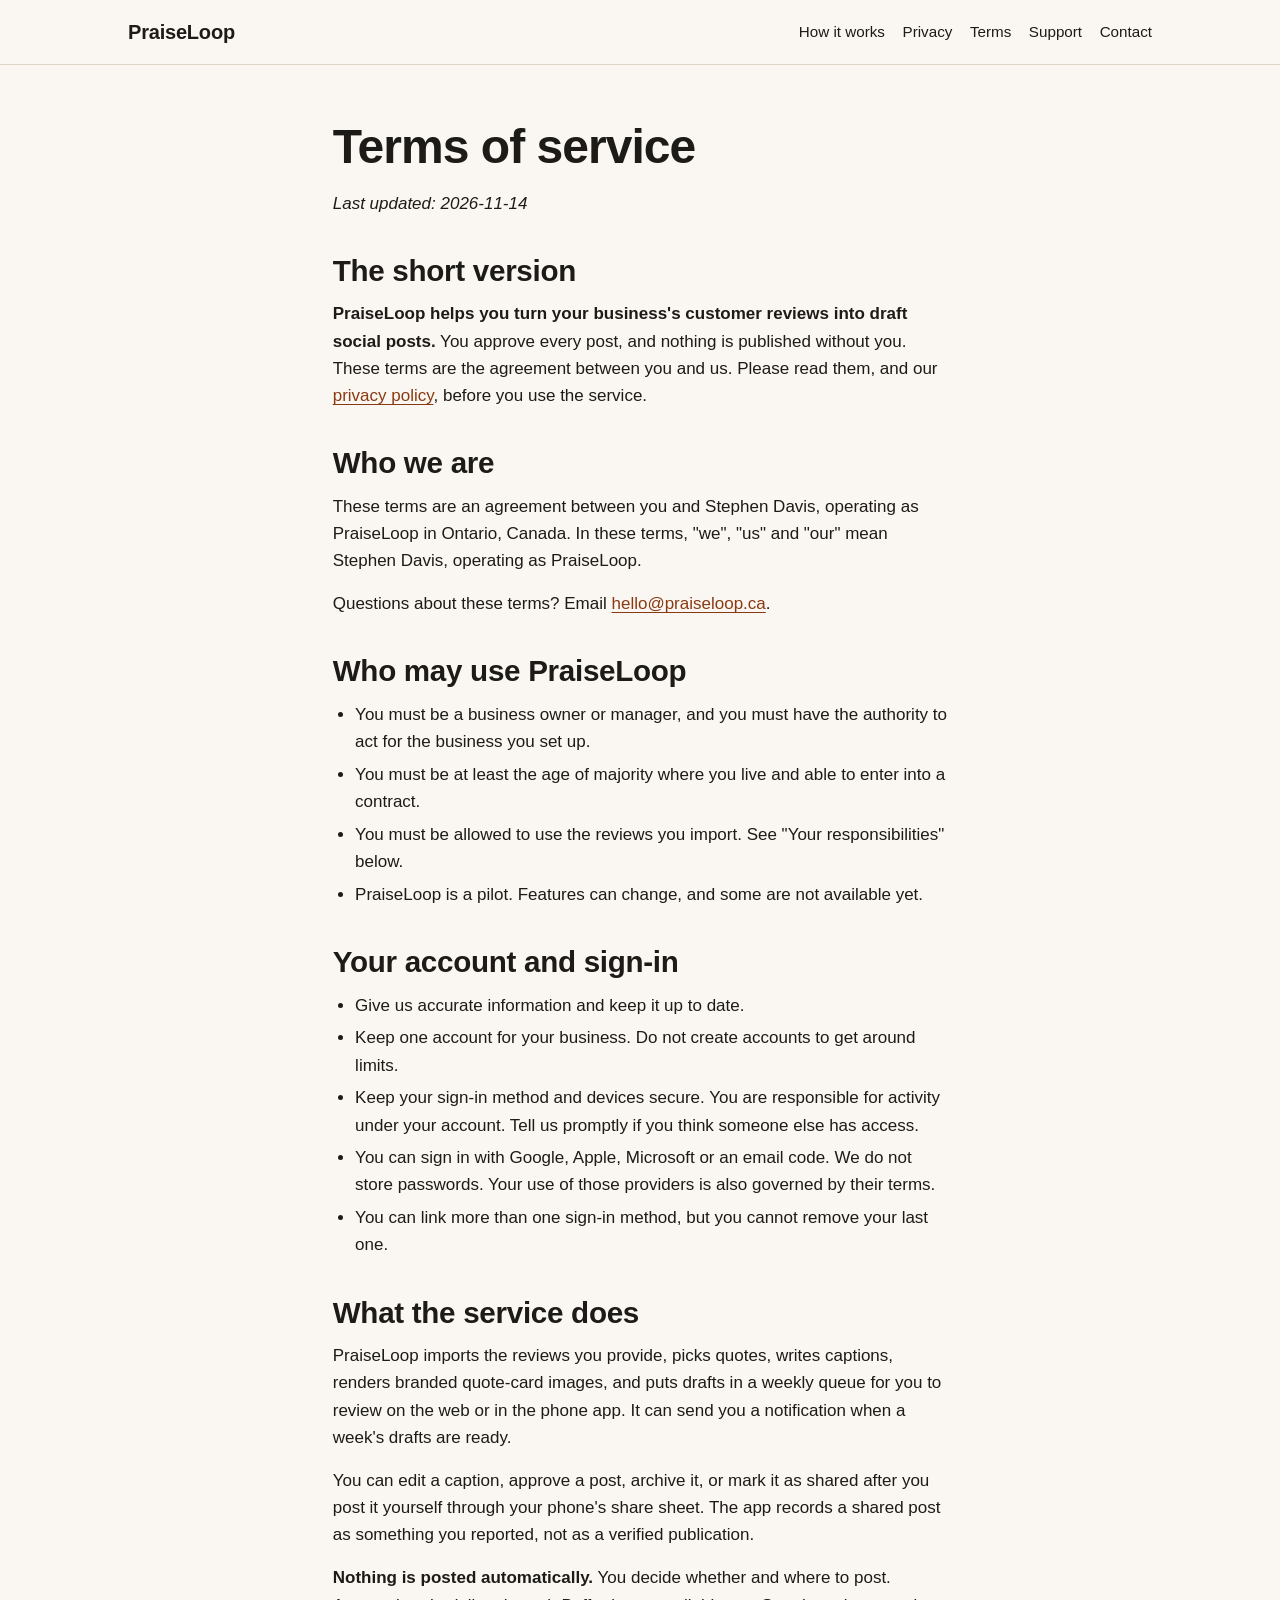
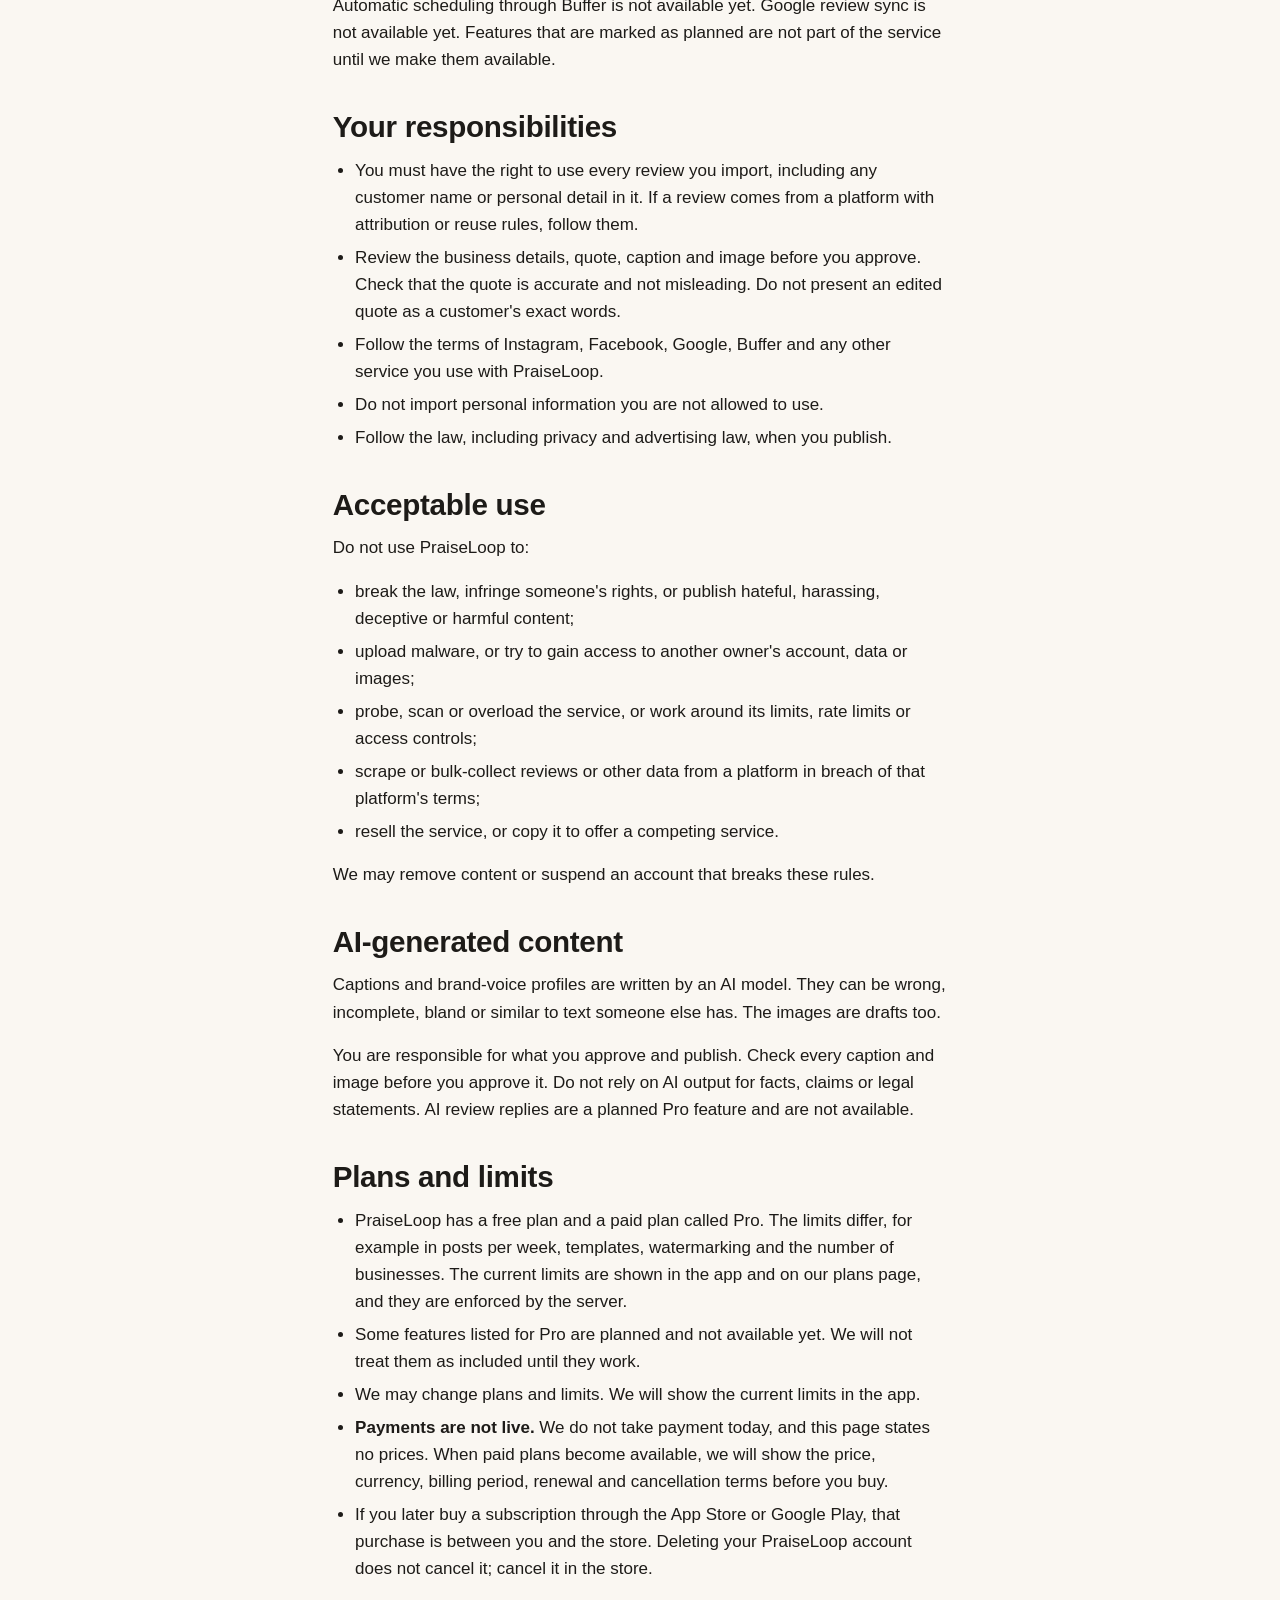
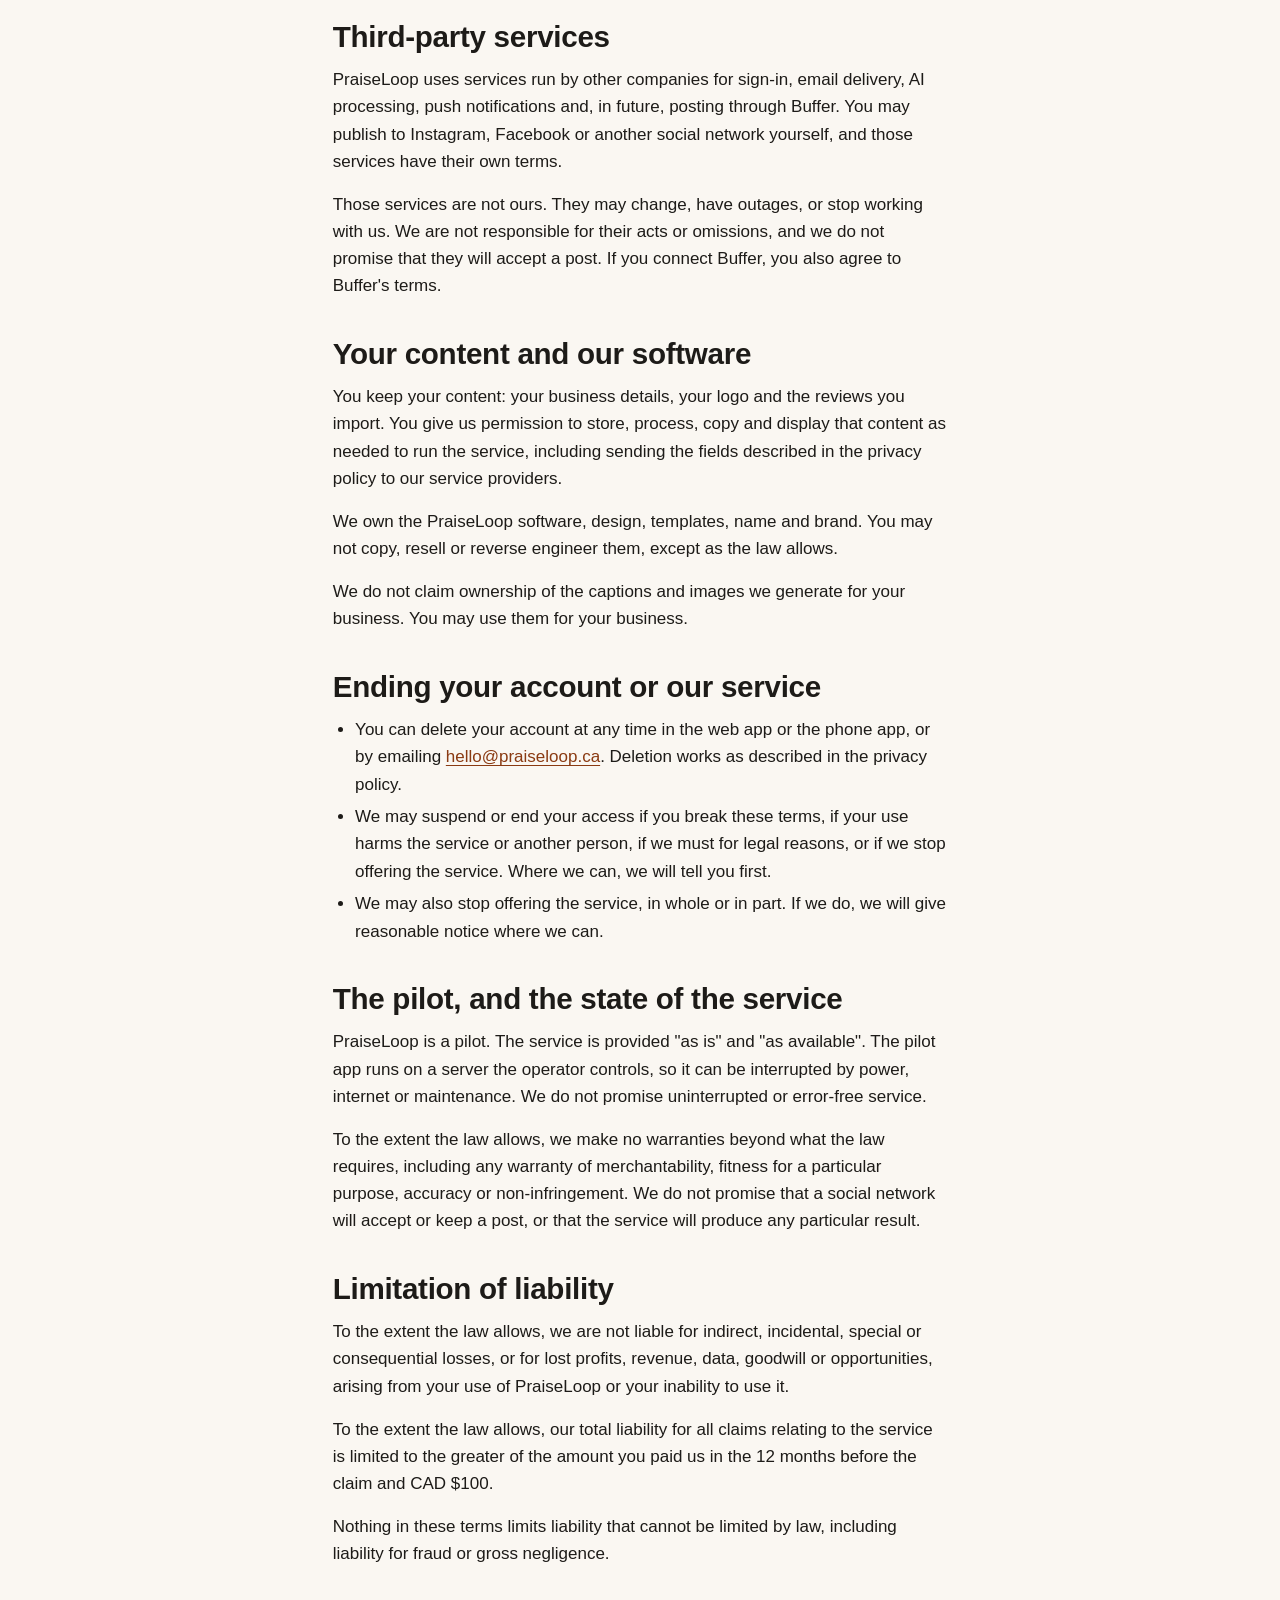
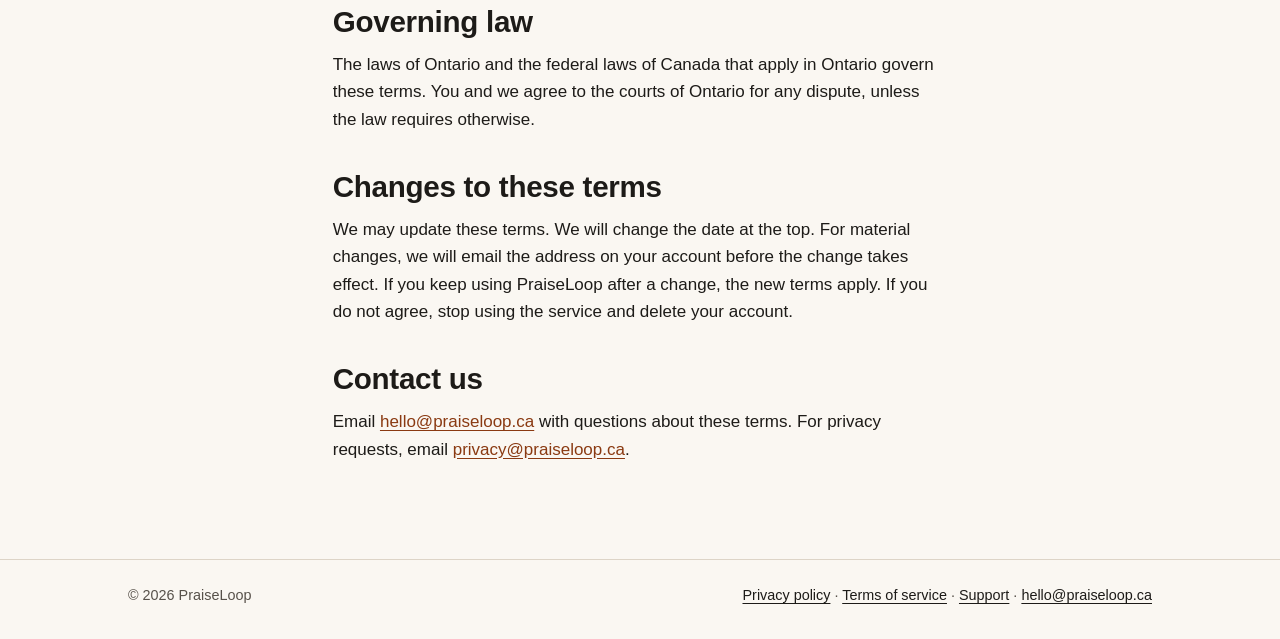
<file: terms/index.html>
<!doctype html>
<html lang="en-CA">
<head>
  <meta charset="utf-8">
  <meta name="viewport" content="width=device-width, initial-scale=1">
  <title>Terms of service | PraiseLoop</title>
  <meta name="description" content="The terms for using PraiseLoop: accounts, acceptable use, AI content, plans, liability and Ontario law.">
  <link rel="canonical" href="https://praiseloop.ca/terms/">
  <link rel="icon" href="/assets/favicon.svg" type="image/svg+xml">
  <link rel="stylesheet" href="/styles.css">
</head>
<body>
  <a class="skip-link" href="#main">Skip to content</a>
  <header class="site-header">
    <div class="container">
      <a class="site-name" href="/">PraiseLoop</a>
      <nav class="site-nav" aria-label="Main">
        <a href="/#how-it-works">How it works</a>
        <a href="/privacy/">Privacy</a>
        <a href="/terms/">Terms</a>
        <a href="/support/">Support</a>
        <a href="mailto:hello@praiseloop.ca">Contact</a>
      </nav>
    </div>
  </header>
  <main id="main" class="container">
    <article class="prose">
      <h1>Terms of service</h1>
      <p><em>Last updated: 2026-11-14</em></p>

      <h2>The short version</h2>
      <p><strong>PraiseLoop helps you turn your business's customer reviews into draft social posts.</strong> You approve every post, and nothing is published without you. These terms are the agreement between you and us. Please read them, and our <a href="/privacy/">privacy policy</a>, before you use the service.</p>

      <h2>Who we are</h2>
      <p>These terms are an agreement between you and Stephen Davis, operating as PraiseLoop in Ontario, Canada. In these terms, "we", "us" and "our" mean Stephen Davis, operating as PraiseLoop.</p>
      <p>Questions about these terms? Email <a href="mailto:hello@praiseloop.ca">hello@praiseloop.ca</a>.</p>

      <h2>Who may use PraiseLoop</h2>
      <ul>
        <li>You must be a business owner or manager, and you must have the authority to act for the business you set up.</li>
        <li>You must be at least the age of majority where you live and able to enter into a contract.</li>
        <li>You must be allowed to use the reviews you import. See "Your responsibilities" below.</li>
        <li>PraiseLoop is a pilot. Features can change, and some are not available yet.</li>
      </ul>

      <h2>Your account and sign-in</h2>
      <ul>
        <li>Give us accurate information and keep it up to date.</li>
        <li>Keep one account for your business. Do not create accounts to get around limits.</li>
        <li>Keep your sign-in method and devices secure. You are responsible for activity under your account. Tell us promptly if you think someone else has access.</li>
        <li>You can sign in with Google, Apple, Microsoft or an email code. We do not store passwords. Your use of those providers is also governed by their terms.</li>
        <li>You can link more than one sign-in method, but you cannot remove your last one.</li>
      </ul>

      <h2>What the service does</h2>
      <p>PraiseLoop imports the reviews you provide, picks quotes, writes captions, renders branded quote-card images, and puts drafts in a weekly queue for you to review on the web or in the phone app. It can send you a notification when a week's drafts are ready.</p>
      <p>You can edit a caption, approve a post, archive it, or mark it as shared after you post it yourself through your phone's share sheet. The app records a shared post as something you reported, not as a verified publication.</p>
      <p><strong>Nothing is posted automatically.</strong> You decide whether and where to post. Automatic scheduling through Buffer is not available yet. Google review sync is not available yet. Features that are marked as planned are not part of the service until we make them available.</p>

      <h2>Your responsibilities</h2>
      <ul>
        <li>You must have the right to use every review you import, including any customer name or personal detail in it. If a review comes from a platform with attribution or reuse rules, follow them.</li>
        <li>Review the business details, quote, caption and image before you approve. Check that the quote is accurate and not misleading. Do not present an edited quote as a customer's exact words.</li>
        <li>Follow the terms of Instagram, Facebook, Google, Buffer and any other service you use with PraiseLoop.</li>
        <li>Do not import personal information you are not allowed to use.</li>
        <li>Follow the law, including privacy and advertising law, when you publish.</li>
      </ul>

      <h2>Acceptable use</h2>
      <p>Do not use PraiseLoop to:</p>
      <ul>
        <li>break the law, infringe someone's rights, or publish hateful, harassing, deceptive or harmful content;</li>
        <li>upload malware, or try to gain access to another owner's account, data or images;</li>
        <li>probe, scan or overload the service, or work around its limits, rate limits or access controls;</li>
        <li>scrape or bulk-collect reviews or other data from a platform in breach of that platform's terms;</li>
        <li>resell the service, or copy it to offer a competing service.</li>
      </ul>
      <p>We may remove content or suspend an account that breaks these rules.</p>

      <h2>AI-generated content</h2>
      <p>Captions and brand-voice profiles are written by an AI model. They can be wrong, incomplete, bland or similar to text someone else has. The images are drafts too.</p>
      <p>You are responsible for what you approve and publish. Check every caption and image before you approve it. Do not rely on AI output for facts, claims or legal statements. AI review replies are a planned Pro feature and are not available.</p>

      <h2>Plans and limits</h2>
      <ul>
        <li>PraiseLoop has a free plan and a paid plan called Pro. The limits differ, for example in posts per week, templates, watermarking and the number of businesses. The current limits are shown in the app and on our plans page, and they are enforced by the server.</li>
        <li>Some features listed for Pro are planned and not available yet. We will not treat them as included until they work.</li>
        <li>We may change plans and limits. We will show the current limits in the app.</li>
        <li><strong>Payments are not live.</strong> We do not take payment today, and this page states no prices. When paid plans become available, we will show the price, currency, billing period, renewal and cancellation terms before you buy.</li>
        <li>If you later buy a subscription through the App Store or Google Play, that purchase is between you and the store. Deleting your PraiseLoop account does not cancel it; cancel it in the store.</li>
      </ul>

      <h2>Third-party services</h2>
      <p>PraiseLoop uses services run by other companies for sign-in, email delivery, AI processing, push notifications and, in future, posting through Buffer. You may publish to Instagram, Facebook or another social network yourself, and those services have their own terms.</p>
      <p>Those services are not ours. They may change, have outages, or stop working with us. We are not responsible for their acts or omissions, and we do not promise that they will accept a post. If you connect Buffer, you also agree to Buffer's terms.</p>

      <h2>Your content and our software</h2>
      <p>You keep your content: your business details, your logo and the reviews you import. You give us permission to store, process, copy and display that content as needed to run the service, including sending the fields described in the privacy policy to our service providers.</p>
      <p>We own the PraiseLoop software, design, templates, name and brand. You may not copy, resell or reverse engineer them, except as the law allows.</p>
      <p>We do not claim ownership of the captions and images we generate for your business. You may use them for your business.</p>

      <h2>Ending your account or our service</h2>
      <ul>
        <li>You can delete your account at any time in the web app or the phone app, or by emailing <a href="mailto:hello@praiseloop.ca">hello@praiseloop.ca</a>. Deletion works as described in the privacy policy.</li>
        <li>We may suspend or end your access if you break these terms, if your use harms the service or another person, if we must for legal reasons, or if we stop offering the service. Where we can, we will tell you first.</li>
        <li>We may also stop offering the service, in whole or in part. If we do, we will give reasonable notice where we can.</li>
      </ul>

      <h2>The pilot, and the state of the service</h2>
      <p>PraiseLoop is a pilot. The service is provided "as is" and "as available". The pilot app runs on a server the operator controls, so it can be interrupted by power, internet or maintenance. We do not promise uninterrupted or error-free service.</p>
      <p>To the extent the law allows, we make no warranties beyond what the law requires, including any warranty of merchantability, fitness for a particular purpose, accuracy or non-infringement. We do not promise that a social network will accept or keep a post, or that the service will produce any particular result.</p>

      <h2>Limitation of liability</h2>
      <p>To the extent the law allows, we are not liable for indirect, incidental, special or consequential losses, or for lost profits, revenue, data, goodwill or opportunities, arising from your use of PraiseLoop or your inability to use it.</p>
      <p>To the extent the law allows, our total liability for all claims relating to the service is limited to the greater of the amount you paid us in the 12 months before the claim and CAD $100.</p>
      <p>Nothing in these terms limits liability that cannot be limited by law, including liability for fraud or gross negligence.</p>

      <h2>Governing law</h2>
      <p>The laws of Ontario and the federal laws of Canada that apply in Ontario govern these terms. You and we agree to the courts of Ontario for any dispute, unless the law requires otherwise.</p>

      <h2>Changes to these terms</h2>
      <p>We may update these terms. We will change the date at the top. For material changes, we will email the address on your account before the change takes effect. If you keep using PraiseLoop after a change, the new terms apply. If you do not agree, stop using the service and delete your account.</p>

      <h2>Contact us</h2>
      <p>Email <a href="mailto:hello@praiseloop.ca">hello@praiseloop.ca</a> with questions about these terms. For privacy requests, email <a href="mailto:privacy@praiseloop.ca">privacy@praiseloop.ca</a>.</p>
    </article>
  </main>
  <footer class="site-footer">
    <div class="container">
      <p>&copy; 2026 PraiseLoop</p>
      <p><a href="/privacy/">Privacy policy</a> · <a href="/terms/">Terms of service</a> · <a href="/support/">Support</a> · <a href="mailto:hello@praiseloop.ca">hello@praiseloop.ca</a></p>
    </div>
  </footer>
</body>
</html>
</file>
<file: styles.css>
/*
 * PraiseLoop public site
 * Mobile-first, no build step, no external assets.
 * Light and dark themes follow prefers-color-scheme.
 */

:root {
  color-scheme: light dark;

  --font: -apple-system, BlinkMacSystemFont, "Segoe UI", Roboto, "Helvetica Neue", Arial, sans-serif;
  --mono: ui-monospace, SFMono-Regular, Menlo, Consolas, "Liberation Mono", monospace;

  --bg: #faf7f2;
  --surface: #ffffff;
  --surface-alt: #f1ebe1;
  --text: #1d1b18;
  --muted: #57514a;
  --border: #ddd4c7;

  --accent: #8a3a12;
  --accent-strong: #6d2c0d;
  --on-accent: #ffffff;
  --focus: #1a5fb4;

  --shadow: 0 1px 2px rgba(29, 27, 24, 0.06), 0 10px 28px rgba(29, 27, 24, 0.07);
  --radius: 14px;
  --measure: 65ch;
}

@media (prefers-color-scheme: dark) {
  :root {
    --bg: #141210;
    --surface: #1d1a17;
    --surface-alt: #26221e;
    --text: #f3efe8;
    --muted: #c2b9ac;
    --border: #3a342d;

    --accent: #f2b48c;
    --accent-strong: #ffd2b5;
    --on-accent: #241007;
    --focus: #8fc4ff;

    --shadow: none;
  }
}

/* Base */

*,
*::before,
*::after {
  box-sizing: border-box;
}

html {
  -webkit-text-size-adjust: 100%;
}

body {
  margin: 0;
  background: var(--bg);
  color: var(--text);
  font-family: var(--font);
  font-size: 1.0625rem;
  line-height: 1.6;
  overflow-wrap: break-word;
}

img,
svg {
  display: block;
  max-width: 100%;
  height: auto;
}

h1,
h2,
h3,
h4 {
  margin: 0 0 0.5rem;
  line-height: 1.2;
  letter-spacing: -0.01em;
}

h1 {
  font-size: clamp(2rem, 1.45rem + 2.6vw, 3rem);
  line-height: 1.1;
  letter-spacing: -0.02em;
}

h2 {
  font-size: clamp(1.4rem, 1.2rem + 1vw, 1.85rem);
}

h3 {
  font-size: 1.1rem;
}

p {
  margin: 0 0 1rem;
}

a {
  color: var(--accent);
  text-underline-offset: 0.18em;
}

a:hover {
  color: var(--accent-strong);
}

:focus {
  outline: 3px solid var(--focus);
  outline-offset: 3px;
  border-radius: 3px;
}

:focus:not(:focus-visible) {
  outline: none;
}

/* Skip link */

.skip-link {
  position: absolute;
  top: -4rem;
  left: 0.75rem;
  z-index: 10;
  padding: 0.65rem 1rem;
  border: 2px solid var(--focus);
  border-radius: 8px;
  background: var(--surface);
  color: var(--text);
  font-weight: 600;
  text-decoration: none;
}

.skip-link:focus {
  top: 0.75rem;
}

/* Shared shell */

.container {
  width: 100%;
  max-width: 68rem;
  margin-inline: auto;
  padding-inline: 1.25rem;
}

main.container {
  padding-block: 2.5rem 4rem;
}

.site-header {
  border-bottom: 1px solid var(--border);
  background: var(--bg);
}

.site-header .container {
  display: flex;
  flex-wrap: wrap;
  align-items: center;
  justify-content: space-between;
  gap: 0.5rem 1.5rem;
  padding-block: 1rem;
}

.site-name {
  color: var(--text);
  font-size: 1.25rem;
  font-weight: 700;
  letter-spacing: -0.01em;
  text-decoration: none;
}

.site-name:hover {
  color: var(--accent);
}

.site-nav {
  display: flex;
  flex-wrap: wrap;
  gap: 0.35rem 1.1rem;
  font-size: 0.95rem;
}

.site-nav a {
  padding-block: 0.2rem;
  color: var(--text);
  text-decoration: none;
}

.site-nav a:hover {
  color: var(--accent);
  text-decoration: underline;
  text-underline-offset: 0.25em;
}

.site-footer {
  border-top: 1px solid var(--border);
  color: var(--muted);
  font-size: 0.9rem;
}

.site-footer .container {
  display: flex;
  flex-wrap: wrap;
  justify-content: space-between;
  gap: 0.25rem 1.5rem;
  padding-block: 1.5rem 2rem;
}

.site-footer p {
  margin: 0;
}

.site-footer a {
  color: var(--text);
}

/* Page rhythm */

main > section + section {
  margin-top: 3.5rem;
}

.section-lede {
  max-width: 60ch;
  margin-bottom: 1.5rem;
  color: var(--muted);
}

main > section > p {
  max-width: 60ch;
}

.note {
  color: var(--muted);
  font-size: 0.95rem;
}

/* Hero */

.hero {
  display: grid;
  gap: 2.5rem;
  align-items: center;
}

.hero h1 {
  max-width: 19ch;
}

.lede {
  max-width: 46ch;
  font-size: 1.15rem;
}

.cta-row {
  display: flex;
  flex-wrap: wrap;
  align-items: center;
  gap: 0.75rem 1.25rem;
  margin: 1.5rem 0 1rem;
}

.button {
  display: inline-block;
  padding: 0.8rem 1.35rem;
  border-radius: 999px;
  background: var(--accent);
  color: var(--on-accent);
  font-weight: 650;
  text-decoration: none;
}

.button:hover {
  background: var(--accent-strong);
  color: var(--on-accent);
}

@media (min-width: 860px) {
  .hero {
    grid-template-columns: minmax(0, 1.05fr) minmax(0, 0.95fr);
    gap: 3rem;
  }
}

/* Review-to-post illustration */

.flow {
  margin: 0;
  padding: 1.25rem;
  border: 1px solid var(--border);
  border-radius: var(--radius);
  background: var(--surface);
  box-shadow: var(--shadow);
}

.flow-pair {
  display: flex;
  flex-direction: column;
  align-items: stretch;
  gap: 0.75rem;
}

.flow-card {
  display: flex;
  flex: 1 1 8rem;
  flex-direction: column;
  gap: 0.5rem;
  min-width: 0;
  padding: 0.9rem;
  border: 1px solid var(--border);
  border-radius: 10px;
  background: var(--bg);
}

.flow-card--post {
  background: var(--surface-alt);
}

.flow-label {
  margin: 0;
  color: var(--muted);
  font-size: 0.7rem;
  font-weight: 700;
  letter-spacing: 0.08em;
  text-transform: uppercase;
}

.flow-quote {
  margin: 0;
  color: var(--accent);
  font-size: 2.2rem;
  font-weight: 700;
  line-height: 0.8;
}

.flow-lines {
  display: flex;
  flex-direction: column;
  gap: 0.35rem;
}

.flow-lines span {
  display: block;
  height: 0.45rem;
  border-radius: 999px;
  background: var(--border);
}

.flow-lines .short {
  width: 62%;
}

.flow-image {
  display: flex;
  align-items: center;
  justify-content: center;
  width: 100%;
  aspect-ratio: 16 / 9;
  border-radius: 6px;
  background: var(--accent);
}

.flow-loop {
  width: 2.1rem;
  height: 2.1rem;
  border: 0.3rem solid var(--on-accent);
  border-right-color: transparent;
  border-radius: 50%;
  transform: rotate(-40deg);
}

.flow-meta {
  margin: 0;
  color: var(--muted);
  font-size: 0.72rem;
}

.flow-arrow {
  align-self: center;
  color: var(--accent);
  font-size: 1.35rem;
  line-height: 1;
  transform: rotate(90deg);
}

.flow figcaption {
  margin-top: 1rem;
  color: var(--muted);
  font-size: 0.9rem;
}

@media (min-width: 480px) {
  .flow-pair {
    flex-direction: row;
    align-items: stretch;
  }

  .flow-arrow {
    transform: none;
  }
}

/* Steps */

.steps {
  display: grid;
  gap: 1rem;
  margin: 0 0 1.5rem;
  padding: 0;
  list-style: none;
}

.steps li {
  padding: 1.25rem;
  border: 1px solid var(--border);
  border-radius: var(--radius);
  background: var(--surface);
}

.steps h3 {
  margin-bottom: 0.35rem;
}

.steps p {
  margin: 0;
  color: var(--muted);
}

.step-number {
  display: inline-flex;
  align-items: center;
  justify-content: center;
  width: 2rem;
  height: 2rem;
  margin-bottom: 0.75rem;
  border-radius: 50%;
  background: var(--accent);
  color: var(--on-accent);
  font-weight: 700;
}

@media (min-width: 760px) {
  .steps {
    grid-template-columns: repeat(3, minmax(0, 1fr));
    gap: 1.25rem;
  }
}

/* Control list */

.control-list {
  display: grid;
  gap: 0.85rem;
  max-width: var(--measure);
  margin: 1.25rem 0 0;
  padding: 0;
  list-style: none;
}

.control-list li {
  position: relative;
  padding-left: 1.9rem;
}

.control-list li::before {
  content: "";
  position: absolute;
  top: 0.6em;
  left: 0.3rem;
  width: 0.55rem;
  height: 0.55rem;
  border-radius: 50%;
  background: var(--accent);
}

/* Audience chips */

.audience {
  display: flex;
  flex-wrap: wrap;
  gap: 0.5rem;
  margin: 1.25rem 0 0;
  padding: 0;
  list-style: none;
}

.audience li {
  padding: 0.35rem 0.85rem;
  border: 1px solid var(--border);
  border-radius: 999px;
  background: var(--surface);
  font-size: 0.95rem;
}

/* FAQ */

.faq {
  display: grid;
  gap: 1.5rem;
  max-width: var(--measure);
  margin-top: 1.5rem;
}

.faq-item h3 {
  margin-bottom: 0.25rem;
}

.faq-item p {
  margin: 0;
}

.faq-item a {
  color: var(--accent);
}

/* Contact */

.contact {
  max-width: 48rem;
  margin-inline: auto;
  padding: 1.5rem;
  border: 1px solid var(--border);
  border-radius: var(--radius);
  background: var(--surface-alt);
}

.contact h2 {
  margin-bottom: 0.5rem;
}

.contact p:last-child {
  margin-bottom: 0;
}

.email-link {
  font-size: 1.15rem;
  font-weight: 600;
}

/* Long-form pages (privacy, terms) */

.prose {
  max-width: var(--measure);
  margin-inline: auto;
}

.prose h1 {
  margin-bottom: 1rem;
}

.prose h2 {
  margin-top: 2.25rem;
  margin-bottom: 0.75rem;
}

.prose h3 {
  margin-top: 1.75rem;
  margin-bottom: 0.5rem;
}

.prose h4 {
  margin-top: 1.5rem;
  margin-bottom: 0.5rem;
}

.prose p,
.prose ul,
.prose ol,
.prose dl,
.prose table,
.prose pre,
.prose blockquote {
  margin: 0 0 1rem;
}

.prose ul,
.prose ol {
  padding-left: 1.4rem;
}

.prose li + li {
  margin-top: 0.35rem;
}

.prose a {
  color: var(--accent);
  text-decoration: underline;
}

.prose a:hover {
  color: var(--accent-strong);
}

.prose strong {
  font-weight: 700;
}

.prose hr {
  margin: 2rem 0;
  border: 0;
  border-top: 1px solid var(--border);
}

.prose blockquote {
  margin-inline: 0;
  padding-left: 1rem;
  border-left: 4px solid var(--border);
  color: var(--muted);
}

.prose code {
  padding: 0.1em 0.35em;
  border-radius: 4px;
  background: var(--surface-alt);
  font-family: var(--mono);
  font-size: 0.92em;
}

.prose pre {
  overflow-x: auto;
  padding: 1rem;
  border-radius: 8px;
  background: var(--surface-alt);
}

.prose pre code {
  padding: 0;
  background: none;
}

.prose table {
  width: 100%;
  border-collapse: collapse;
  font-size: 0.95rem;
}

.prose caption {
  padding-bottom: 0.5rem;
  color: var(--muted);
  text-align: left;
}

.prose th,
.prose td {
  padding: 0.5rem 0.6rem;
  border: 1px solid var(--border);
  text-align: left;
  vertical-align: top;
  overflow-wrap: anywhere;
}

.prose th {
  background: var(--surface-alt);
  font-weight: 700;
}

.prose dt {
  font-weight: 700;
}

.prose dd {
  margin: 0 0 0.75rem;
}

/* Wider screens */

@media (min-width: 640px) {
  .container {
    padding-inline: 2rem;
  }

  main.container {
    padding-block: 3.5rem 5rem;
  }

  .contact {
    padding: 2rem;
  }
}
</file>
